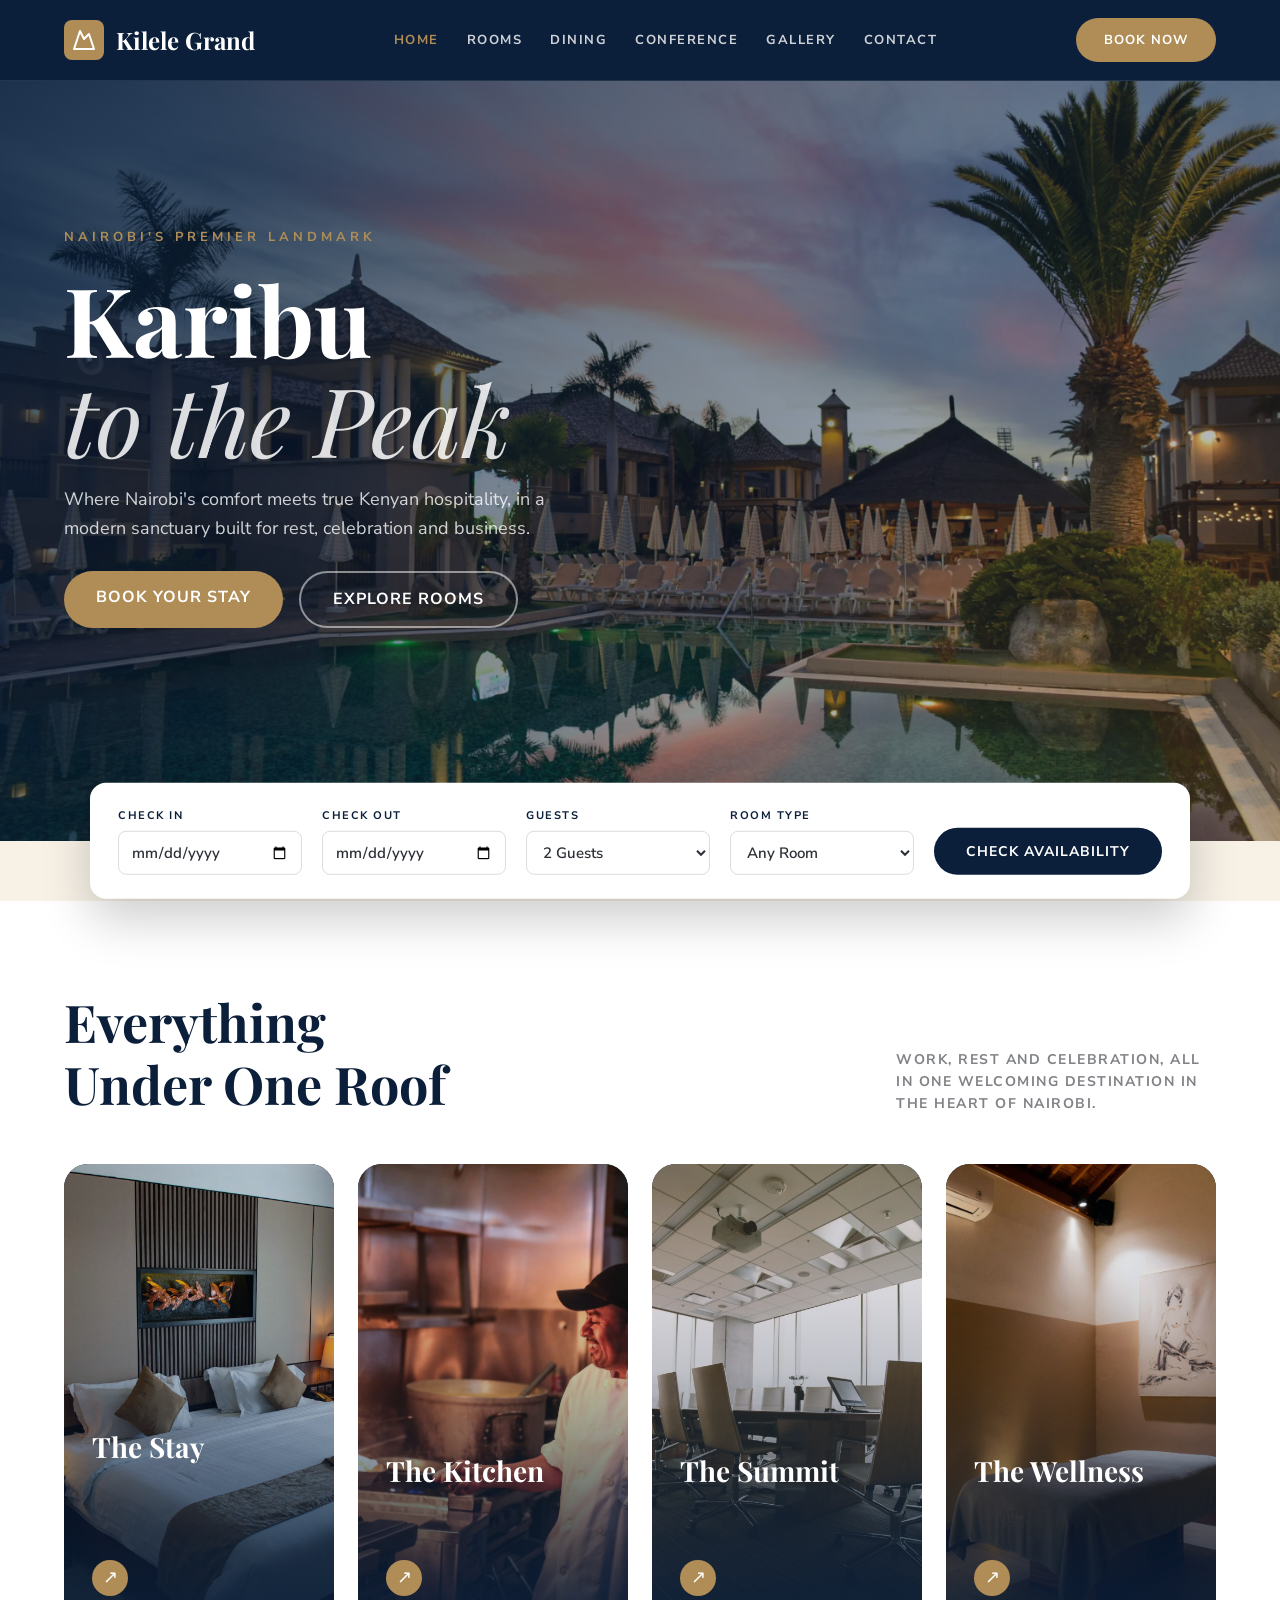
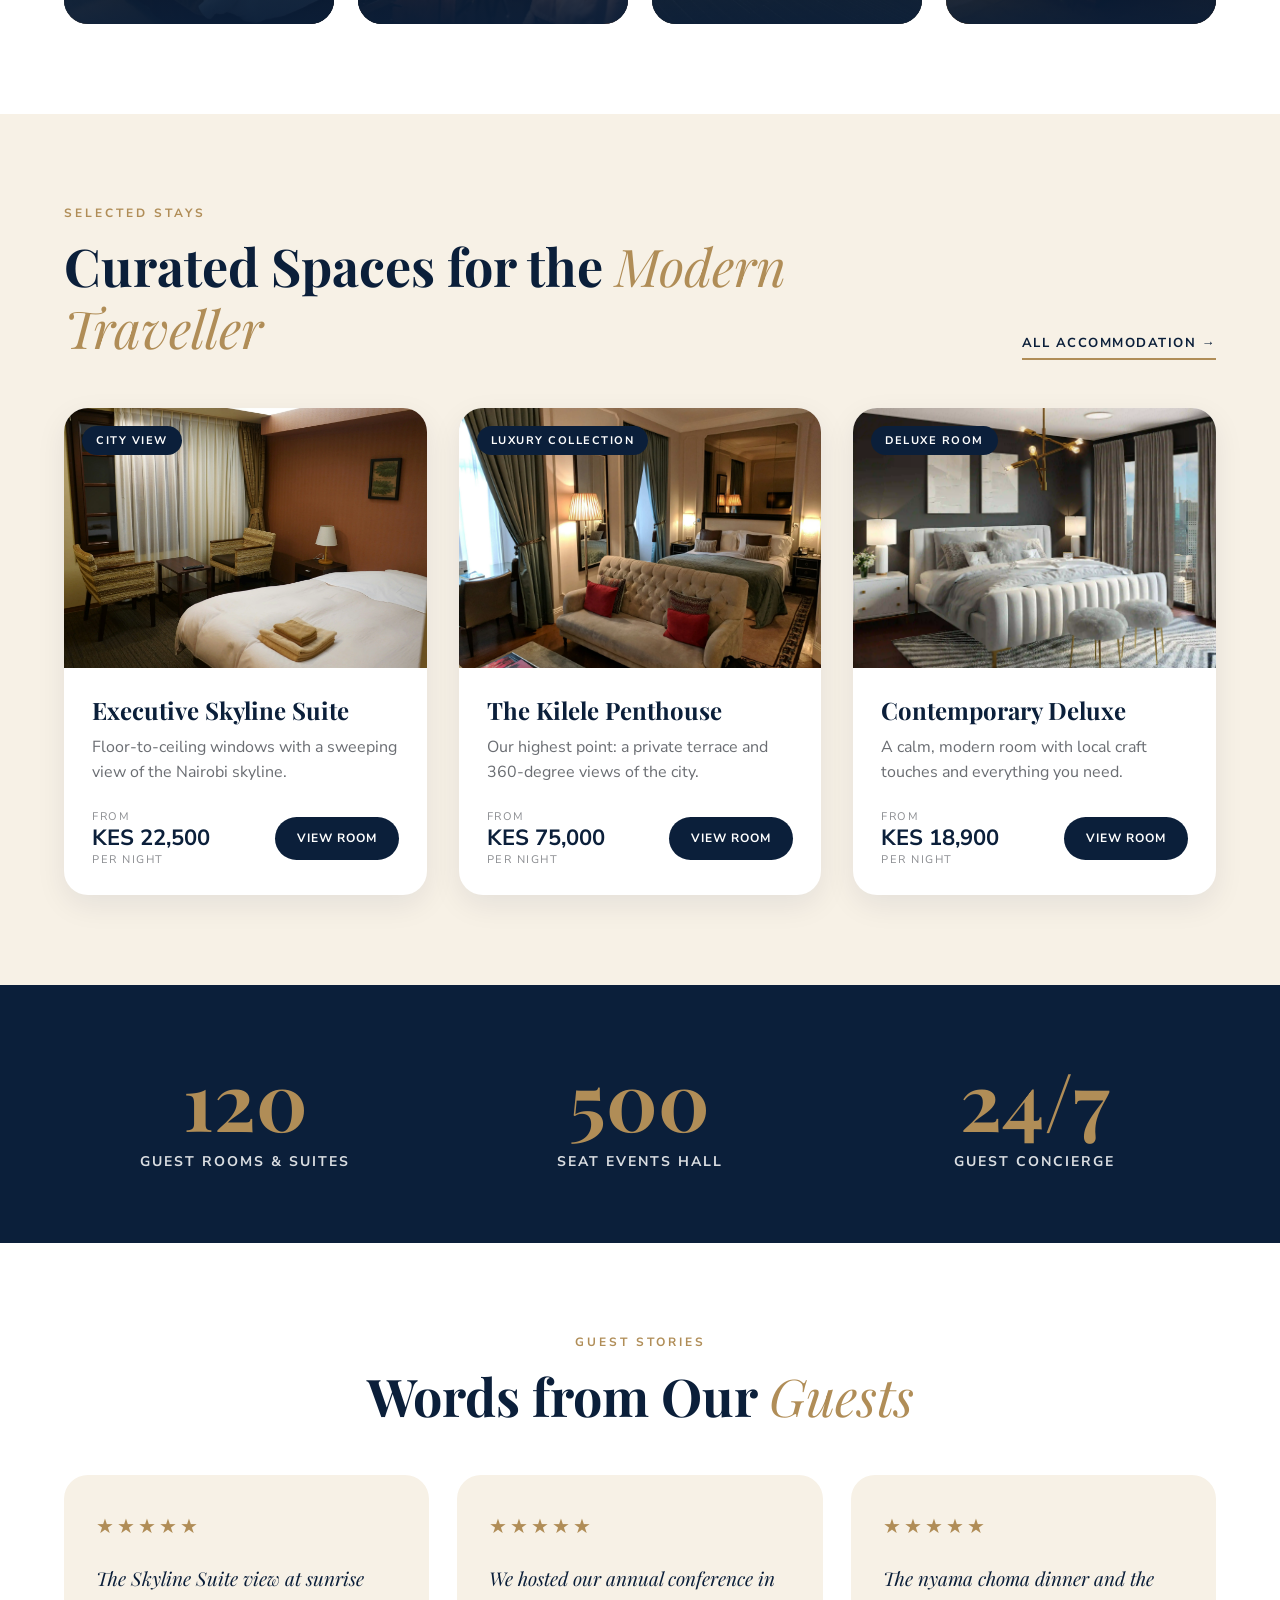
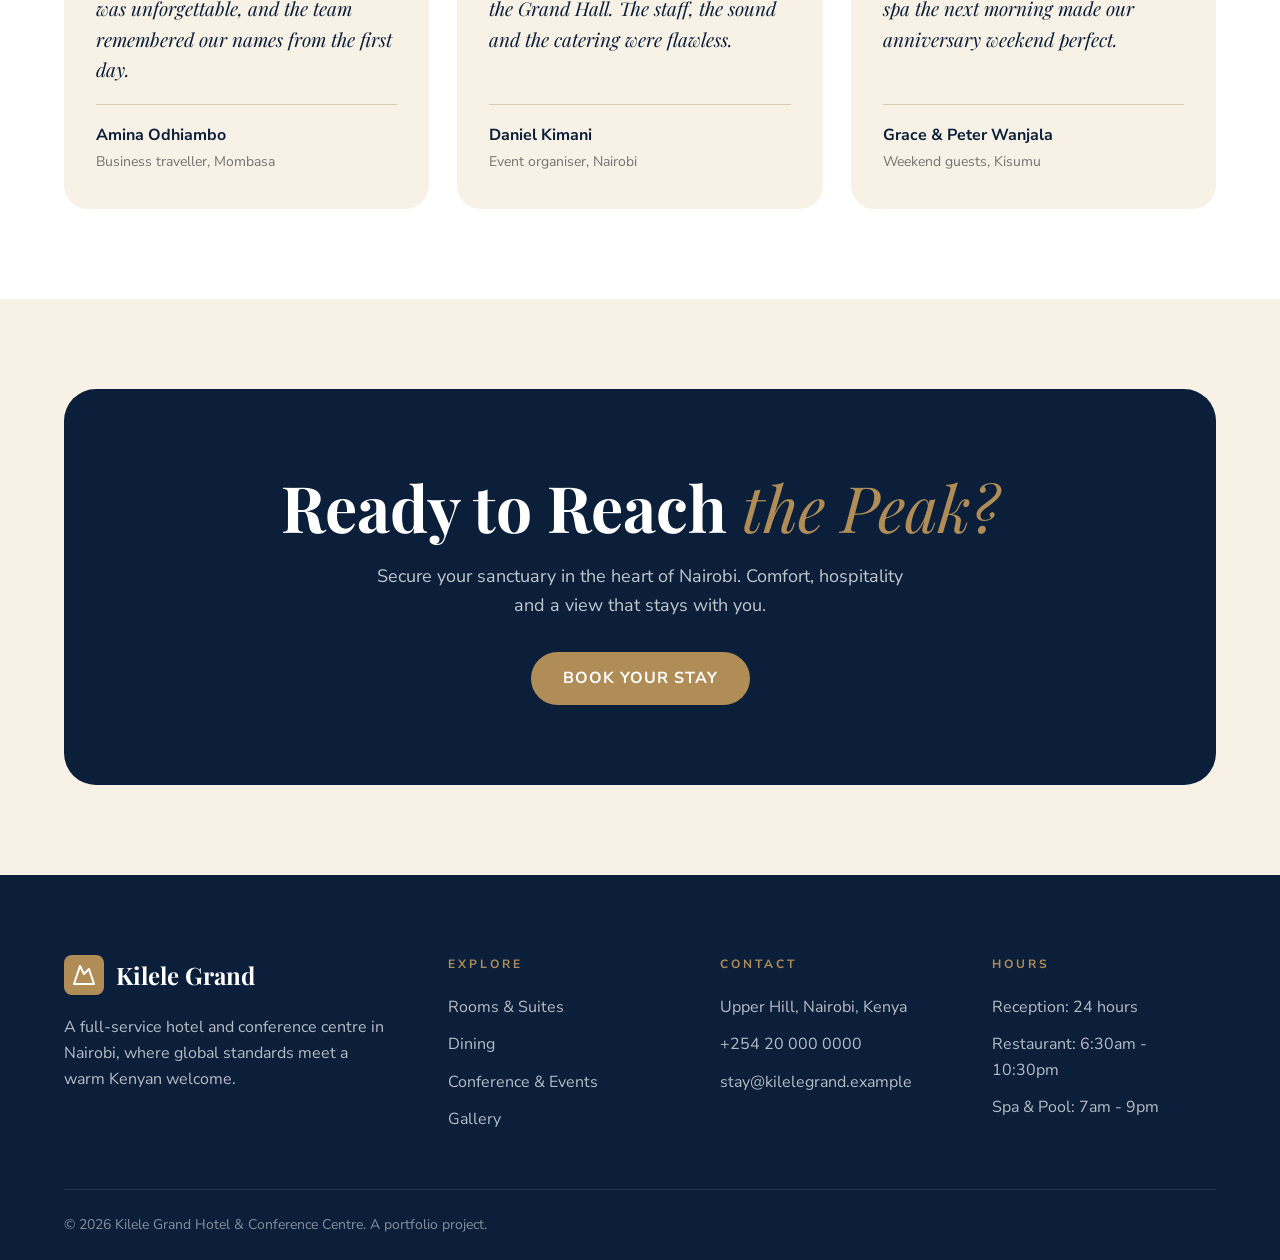
<file: index.html>
<!DOCTYPE html>
<html lang="en">
<head>
  <meta charset="UTF-8">
  <meta name="viewport" content="width=device-width, initial-scale=1.0">
  <title>Kilele Grand Hotel &amp; Conference Centre | Nairobi</title>
  <meta name="description" content="Kilele Grand is a full-service hotel in Nairobi with rooms, dining, conference facilities and a spa.">

  <!-- Google Fonts -->
  <link rel="preconnect" href="https://fonts.googleapis.com">
  <link rel="preconnect" href="https://fonts.gstatic.com" crossorigin>
  <link href="https://fonts.googleapis.com/css2?family=Playfair+Display:ital,wght@0,400;0,700;1,400&family=Nunito+Sans:wght@400;600;700&display=swap" rel="stylesheet">

  <!-- Our styles -->
  <link rel="icon" type="image/svg+xml" href="images/favicon.svg"> 
  <link rel="stylesheet" href="css/style.css">
</head>
<body>
    <a href="#main" class="skip-link">Skip to main content</a>

    <!-- ===== HEADER / NAVIGATION ===== -->
  <header class="site-header">
    <nav class="navbar container">

      <a href="index.html" class="logo">
        <span class="logo-icon">
          <svg viewBox="0 0 24 24" fill="none" stroke="currentColor" stroke-width="2" stroke-linecap="round" stroke-linejoin="round">
            <path d="m8 3 4 8 5-5 5 15H2L8 3z"/>
          </svg>
        </span>
        <span class="logo-text">Kilele Grand</span>
      </a>

      <ul class="nav-links">
        <li><a href="index.html" class="active">Home</a></li>
        <li><a href="rooms.html">Rooms</a></li>
        <li><a href="dining.html">Dining</a></li>
        <li><a href="conference.html">Conference</a></li>
        <li><a href="gallery.html">Gallery</a></li>
        <li><a href="contact.html">Contact</a></li>
      </ul>

      <a href="contact.html" class="btn">Book Now</a>
            <button class="menu-toggle" aria-label="Open menu" aria-expanded="false">
        <span></span>
        <span></span>
        <span></span>
      </button>

    </nav>
  </header>

  <main id="main"></main>

    <!-- ===== HERO ===== -->
    <section class="hero">
      <div class="hero-content container">
        <span class="hero-tag">Nairobi's Premier Landmark</span>
        <h1>Karibu <br><em>to the Peak</em></h1>
        <p>Where Nairobi's comfort meets true Kenyan hospitality, in a modern sanctuary built for rest, celebration and business.</p>
        <div class="hero-buttons">
          <a href="contact.html" class="btn">Book Your Stay</a>
          <a href="rooms.html" class="btn btn-outline">Explore Rooms</a>
        </div>
      </div>
            <!-- Booking bar -->
      <form class="booking-bar container" action="rooms.html">
        <div class="booking-field">
          <label for="checkin">Check In</label>
          <input type="date" id="checkin" name="checkin" required>
        </div>
        <div class="booking-field">
          <label for="checkout">Check Out</label>
          <input type="date" id="checkout" name="checkout" required>
        </div>
        <div class="booking-field">
          <label for="guests">Guests</label>
          <select id="guests" name="guests">
            <option>1 Guest</option>
            <option selected>2 Guests</option>
            <option>3 Guests</option>
            <option>4 Guests</option>
            <option>5+ Guests</option>
          </select>
        </div>
        <div class="booking-field">
          <label for="roomtype">Room Type</label>
          <select id="roomtype" name="roomtype">
            <option>Any Room</option>
            <option>Standard</option>
            <option>Deluxe</option>
            <option>Executive</option>
            <option>Suite</option>
          </select>
        </div>
        <button type="submit" class="btn btn-navy">Check Availability</button>
      </form>
    </section>
        <!-- ===== EVERYTHING UNDER ONE ROOF ===== -->
    <section class="section services">
      <div class="container">

        <div class="section-head">
          <h2>Everything <br>Under One Roof</h2>
          <p>Work, rest and celebration, all in one welcoming destination in the heart of Nairobi.</p>
        </div>

        <div class="services-grid">

          <a href="rooms.html" class="service-card">
            <img src="images/accommodation.webp" alt="A bright, elegant guest room at Kilele Grand" width="800" height="1000" loading="lazy">
            <div class="service-overlay"></div>
            <div class="service-text">
              <h3>The Stay</h3>
              <p>120 rooms and suites designed for calm, comfort and city views.</p>
              <span class="service-arrow" aria-hidden="true">&#8599;</span>
            </div>
          </a>

          <a href="dining.html" class="service-card">
            <img src="images/dining.webp" alt="A plated dish served in the Kilele Grand restaurant" width="800" height="1000" loading="lazy">
            <div class="service-overlay"></div>
            <div class="service-text">
              <h3>The Kitchen</h3>
              <p>Global flavours with a proud Kenyan heartbeat.</p>
              <span class="service-arrow" aria-hidden="true">&#8599;</span>
            </div>
          </a>

          <a href="conference.html" class="service-card">
            <img src="images/conference.webp" alt="A conference hall set up for a large business event" width="800" height="1000" loading="lazy">
            <div class="service-overlay"></div>
            <div class="service-text">
              <h3>The Summit</h3>
              <p>Conference and event spaces for up to 500 guests.</p>
              <span class="service-arrow" aria-hidden="true">&#8599;</span>
            </div>
          </a>

          <a href="contact.html" class="service-card">
            <img src="images/spa.webp" alt="A peaceful spa treatment room with candles and towels" width="800" height="1000" loading="lazy">
            <div class="service-overlay"></div>
            <div class="service-text">
              <h3>The Wellness</h3>
              <p>Escape the city buzz with our spa and pool.</p>
              <span class="service-arrow" aria-hidden="true">&#8599;</span>
            </div>
          </a>

        </div>
      </div>
    </section>
        <!-- ===== FEATURED ROOMS ===== -->
    <section class="section rooms-preview">
      <div class="container">

        <div class="section-head">
          <div>
            <span class="eyebrow">Selected Stays</span>
            <h2>Curated Spaces for the <em>Modern Traveller</em></h2>
          </div>
          <a href="rooms.html" class="section-link">All Accommodation &#8594;</a>
        </div>

        <div class="rooms-grid">

          <article class="room-card">
            <div class="room-image">
              <img src="images/room-executive.webp" alt="Executive Skyline Suite with a king bed and city views" width="800" height="600" loading="lazy">
              <span class="room-badge">City View</span>
            </div>
            <div class="room-body">
              <h3>Executive Skyline Suite</h3>
              <p>Floor-to-ceiling windows with a sweeping view of the Nairobi skyline.</p>
              <div class="room-footer">
                <div class="room-price">
                  <span class="price-label">From</span>
                  <span class="price-amount">KES 22,500</span>
                  <span class="price-label">per night</span>
                </div>
                <a href="rooms.html" class="btn btn-navy">View Room</a>
              </div>
            </div>
          </article>

          <article class="room-card">
            <div class="room-image">
              <img src="images/room-penthouse.webp" alt="The Kilele Penthouse living area with a private terrace" width="800" height="600" loading="lazy">
              <span class="room-badge">Luxury Collection</span>
            </div>
            <div class="room-body">
              <h3>The Kilele Penthouse</h3>
              <p>Our highest point: a private terrace and 360-degree views of the city.</p>
              <div class="room-footer">
                <div class="room-price">
                  <span class="price-label">From</span>
                  <span class="price-amount">KES 75,000</span>
                  <span class="price-label">per night</span>
                </div>
                <a href="rooms.html" class="btn btn-navy">View Room</a>
              </div>
            </div>
          </article>

          <article class="room-card">
            <div class="room-image">
              <img src="images/room-deluxe.webp" alt="Deluxe Room with warm lighting and a comfortable bed" width="800" height="600" loading="lazy">
              <span class="room-badge">Deluxe Room</span>
            </div>
            <div class="room-body">
              <h3>Contemporary Deluxe</h3>
              <p>A calm, modern room with local craft touches and everything you need.</p>
              <div class="room-footer">
                <div class="room-price">
                  <span class="price-label">From</span>
                  <span class="price-amount">KES 18,900</span>
                  <span class="price-label">per night</span>
                </div>
                <a href="rooms.html" class="btn btn-navy">View Room</a>
              </div>
            </div>
          </article>

        </div>
      </div>
    </section>

      <!-- ===== STATS STRIP ===== -->
    <section class="stats" aria-label="Kilele Grand at a glance">
      <div class="container stats-grid">

        <div class="stat">
          <span class="stat-number">120</span>
          <span class="stat-label">Guest Rooms &amp; Suites</span>
        </div>

        <div class="stat">
          <span class="stat-number">500</span>
          <span class="stat-label">Seat Events Hall</span>
        </div>

        <div class="stat">
          <span class="stat-number">24/7</span>
          <span class="stat-label">Guest Concierge</span>
        </div>

      </div>
    </section>

    <!-- ===== TESTIMONIALS ===== -->
    <section class="section testimonials">
      <div class="container">

        <div class="section-head section-head-center">
          <div>
            <span class="eyebrow">Guest Stories</span>
            <h2>Words from Our <em>Guests</em></h2>
          </div>
        </div>

        <div class="testimonials-grid">

          <figure class="testimonial">
            <div class="stars" role="img" aria-label="5 out of 5 stars">&#9733;&#9733;&#9733;&#9733;&#9733;</div>
            <blockquote>
              <p>The Skyline Suite view at sunrise was unforgettable, and the team remembered our names from the first day.</p>
            </blockquote>
            <figcaption>
              <strong>Amina Odhiambo</strong>
              <span>Business traveller, Mombasa</span>
            </figcaption>
          </figure>

          <figure class="testimonial">
            <div class="stars" role="img" aria-label="5 out of 5 stars">&#9733;&#9733;&#9733;&#9733;&#9733;</div>
            <blockquote>
              <p>We hosted our annual conference in the Grand Hall. The staff, the sound and the catering were flawless.</p>
            </blockquote>
            <figcaption>
              <strong>Daniel Kimani</strong>
              <span>Event organiser, Nairobi</span>
            </figcaption>
          </figure>

          <figure class="testimonial">
            <div class="stars" role="img" aria-label="5 out of 5 stars">&#9733;&#9733;&#9733;&#9733;&#9733;</div>
            <blockquote>
              <p>The nyama choma dinner and the spa the next morning made our anniversary weekend perfect.</p>
            </blockquote>
            <figcaption>
              <strong>Grace &amp; Peter Wanjala</strong>
              <span>Weekend guests, Kisumu</span>
            </figcaption>
          </figure>

        </div>
      </div>
    </section>
      <!-- ===== CALL TO ACTION ===== -->
    <section class="section cta">
      <div class="container">
        <div class="cta-box">
          <h2>Ready to Reach <em>the Peak?</em></h2>
          <p>Secure your sanctuary in the heart of Nairobi. Comfort, hospitality and a view that stays with you.</p>
          <a href="contact.html" class="btn">Book Your Stay</a>
        </div>
      </div>
    </section>
  </main>
   
  </footer>  <!-- ===== FOOTER ===== -->
  <footer class="site-footer">
    <div class="container">

      <div class="footer-grid">

        <div class="footer-brand">
          <a href="index.html" class="logo">
            <span class="logo-icon">
              <svg viewBox="0 0 24 24" fill="none" stroke="currentColor" stroke-width="2" stroke-linecap="round" stroke-linejoin="round" aria-hidden="true">
                <path d="m8 3 4 8 5-5 5 15H2L8 3z"/>
              </svg>
            </span>
            <span class="logo-text">Kilele Grand</span>
          </a>
          <p>A full-service hotel and conference centre in Nairobi, where global standards meet a warm Kenyan welcome.</p>
        </div>

        <div>
          <h4>Explore</h4>
          <ul>
            <li><a href="rooms.html">Rooms &amp; Suites</a></li>
            <li><a href="dining.html">Dining</a></li>
            <li><a href="conference.html">Conference &amp; Events</a></li>
            <li><a href="gallery.html">Gallery</a></li>
          </ul>
        </div>

        <div>
          <h4>Contact</h4>
          <ul>
            <li>Upper Hill, Nairobi, Kenya</li>
            <li><a href="tel:+254200000000">+254 20 000 0000</a></li>
            <li><a href="mailto:stay@kilelegrand.example">stay@kilelegrand.example</a></li>
          </ul>
        </div>

        <div>
          <h4>Hours</h4>
          <ul>
            <li>Reception: 24 hours</li>
            <li>Restaurant: 6:30am - 10:30pm</li>
            <li>Spa &amp; Pool: 7am - 9pm</li>
          </ul>
        </div>

      </div>

      <div class="footer-bottom">
        <p>&copy; 2026 Kilele Grand Hotel &amp; Conference Centre. A portfolio project.</p>
      </div>

    </div>
  </footer>

  <script src="js/main.js"></script>
</body>
</html>
</file>
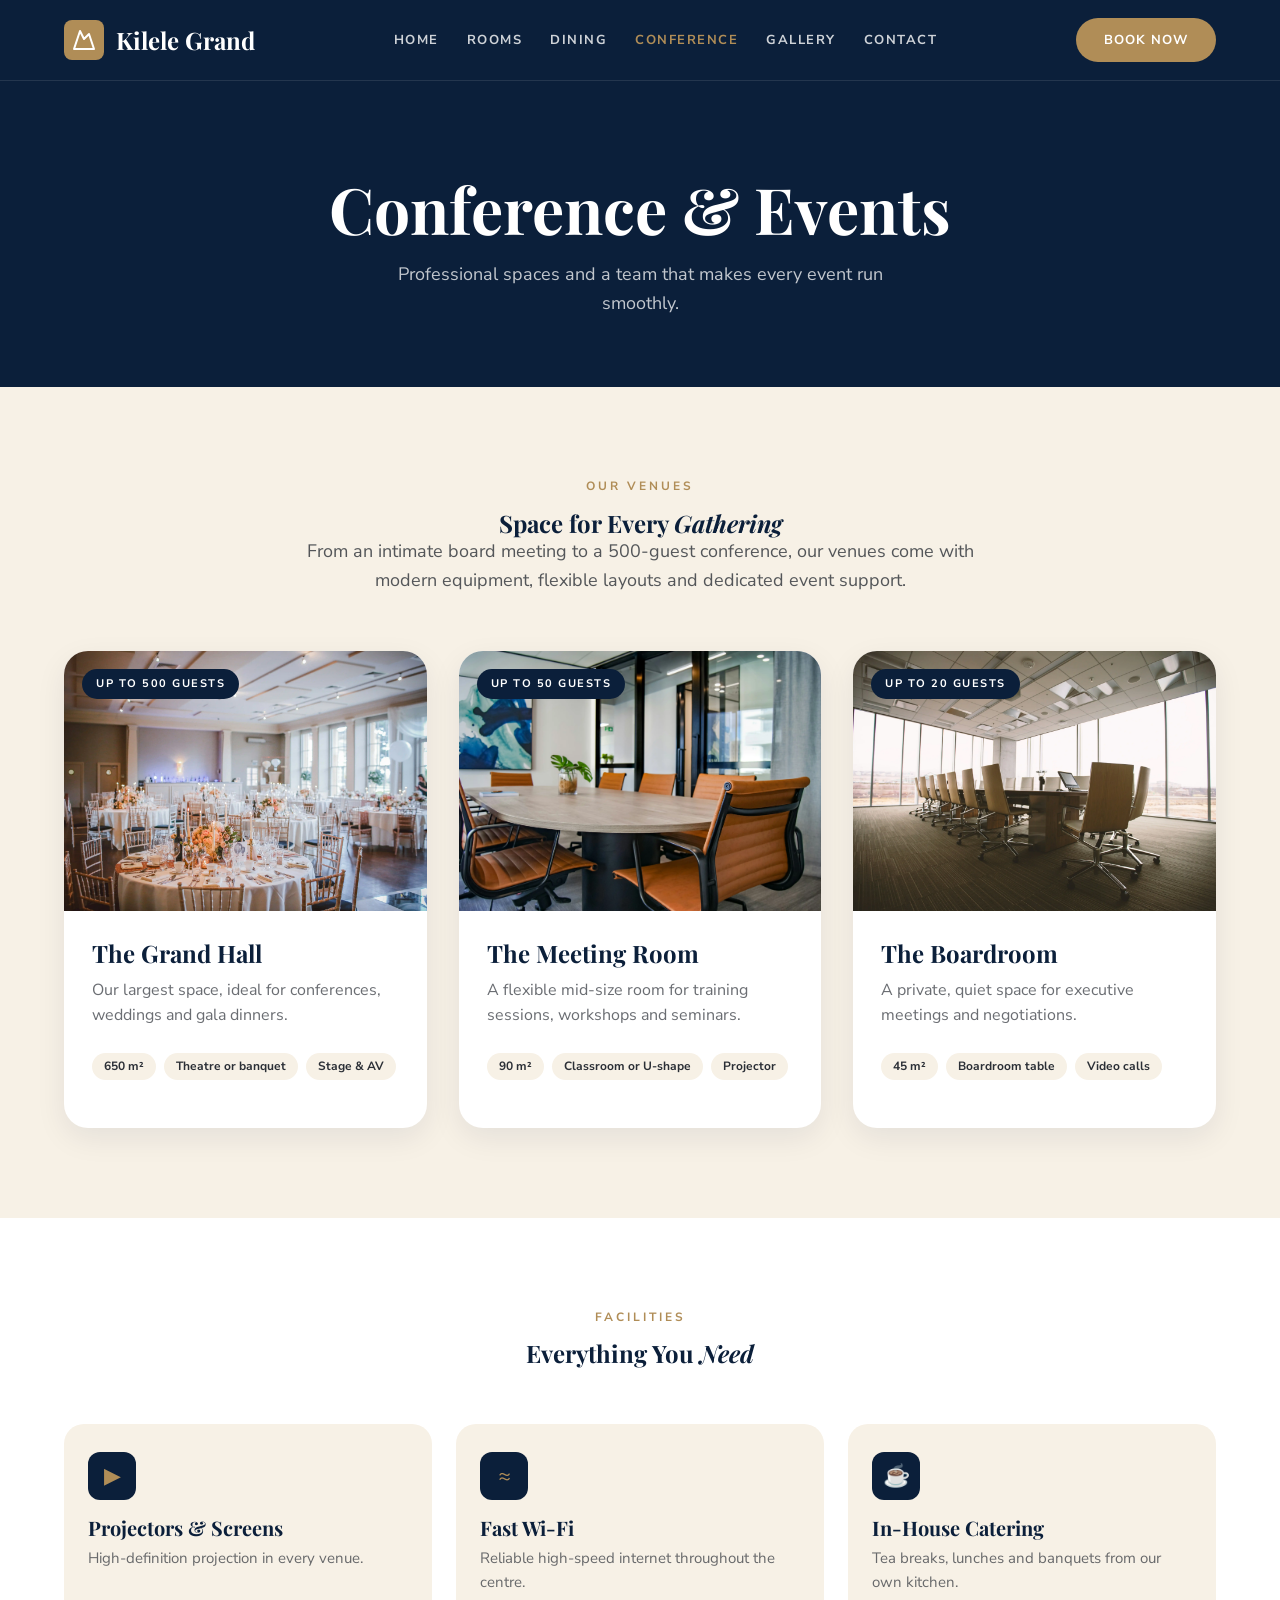
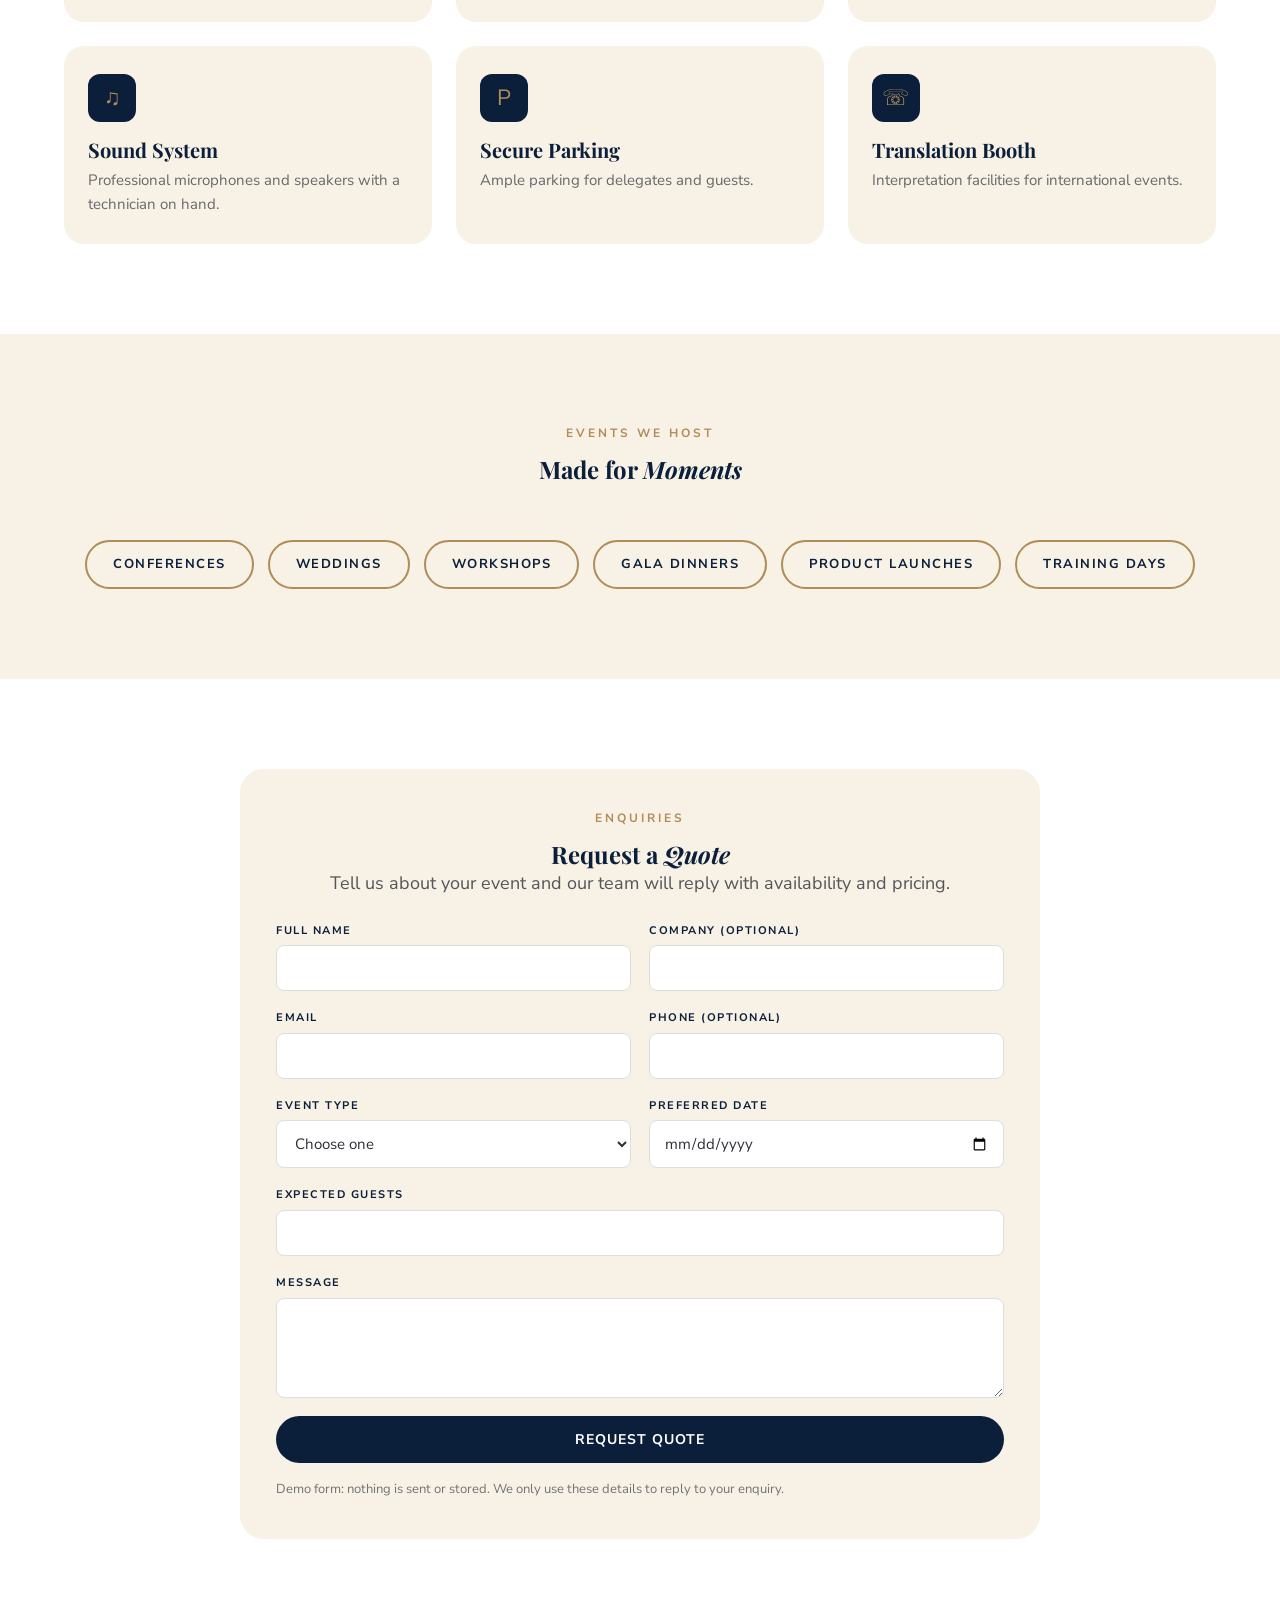
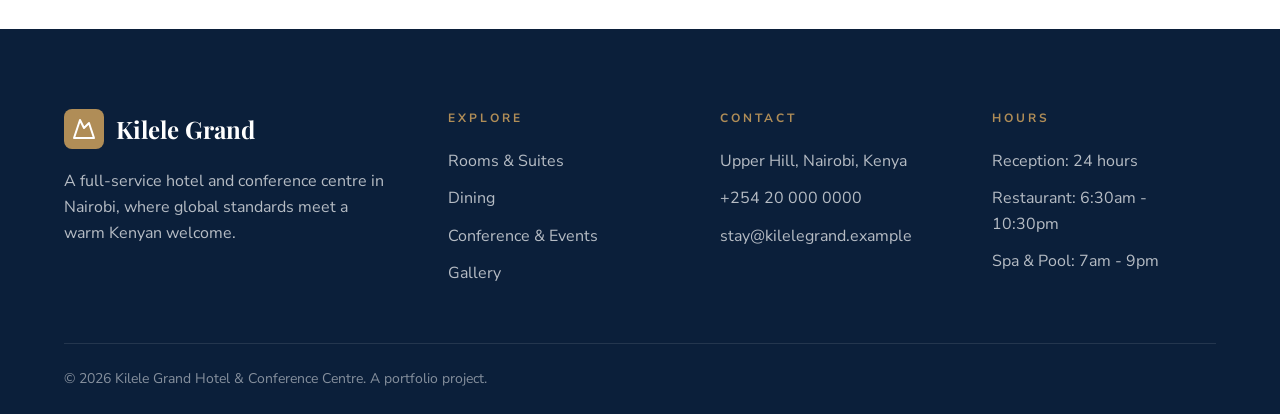
<file: conference.html>
<!DOCTYPE html>
<html lang="en">
<head>
  <meta charset="UTF-8">
  <meta name="viewport" content="width=device-width, initial-scale=1.0">
  <title>Conference &amp; Events | Kilele Grand Hotel, Nairobi</title>
  <meta name="description" content="Conference halls, meeting rooms and a boardroom at Kilele Grand Hotel in Nairobi. Host conferences, weddings, workshops and gala dinners. Request a quote online.">

  <link rel="preconnect" href="https://fonts.googleapis.com">
  <link rel="preconnect" href="https://fonts.gstatic.com" crossorigin>
  <link href="https://fonts.googleapis.com/css2?family=Playfair+Display:ital,wght@0,400;0,700;1,400&family=Nunito+Sans:wght@400;600;700&display=swap" rel="stylesheet">

  <link rel="icon" type="image/svg+xml" href="images/favicon.svg">
  <link rel="stylesheet" href="css/style.css">
</head>
<body>
  <a href="#main" class="skip-link">Skip to main content</a>

  <!-- ===== HEADER / NAVIGATION ===== -->
  <header class="site-header">
    <nav class="navbar container">

      <a href="index.html" class="logo">
        <span class="logo-icon">
          <svg viewBox="0 0 24 24" fill="none" stroke="currentColor" stroke-width="2" stroke-linecap="round" stroke-linejoin="round" aria-hidden="true">
            <path d="m8 3 4 8 5-5 5 15H2L8 3z"/>
          </svg>
        </span>
        <span class="logo-text">Kilele Grand</span>
      </a>

      <ul class="nav-links">
        <li><a href="index.html">Home</a></li>
        <li><a href="rooms.html">Rooms</a></li>
        <li><a href="dining.html">Dining</a></li>
        <li><a href="conference.html" class="active">Conference</a></li>
        <li><a href="gallery.html">Gallery</a></li>
        <li><a href="contact.html">Contact</a></li>
      </ul>

      <a href="contact.html" class="btn">Book Now</a>
      <button class="menu-toggle" aria-label="Open menu" aria-expanded="false">
        <span></span>
        <span></span>
        <span></span>
      </button>

    </nav>
  </header>

  <main id="main">

    <section class="page-banner">
      <div class="container">
        <h1>Conference &amp; Events</h1>
        <p>Professional spaces and a team that makes every event run smoothly.</p>
      </div>
    </section>

    <!-- ===== INTRO + VENUES ===== -->
    <section class="section">
      <div class="container">

        <div class="intro-text">
          <span class="eyebrow">Our Venues</span>
          <h2>Space for Every <em>Gathering</em></h2>
          <p>From an intimate board meeting to a 500-guest conference, our venues come with modern equipment, flexible layouts and dedicated event support.</p>
        </div>

        <div class="rooms-grid">

          <article class="room-card">
            <div class="room-image">
              <img src="images/hall.webp" alt="The Grand Hall set up for a large conference" width="800" height="600" loading="lazy">
              <span class="room-badge">Up to 500 guests</span>
            </div>
            <div class="room-body">
              <h3>The Grand Hall</h3>
              <p>Our largest space, ideal for conferences, weddings and gala dinners.</p>
              <div class="room-meta">
                <span>650 m&sup2;</span><span>Theatre or banquet</span><span>Stage &amp; AV</span>
              </div>
            </div>
          </article>

          <article class="room-card">
            <div class="room-image">
              <img src="images/meeting-room.webp" alt="A meeting room set up for a workshop" width="800" height="600" loading="lazy">
              <span class="room-badge">Up to 50 guests</span>
            </div>
            <div class="room-body">
              <h3>The Meeting Room</h3>
              <p>A flexible mid-size room for training sessions, workshops and seminars.</p>
              <div class="room-meta">
                <span>90 m&sup2;</span><span>Classroom or U-shape</span><span>Projector</span>
              </div>
            </div>
          </article>

          <article class="room-card">
            <div class="room-image">
              <img src="images/boardroom.webp" alt="A boardroom with a long table and chairs" width="800" height="600" loading="lazy">
              <span class="room-badge">Up to 20 guests</span>
            </div>
            <div class="room-body">
              <h3>The Boardroom</h3>
              <p>A private, quiet space for executive meetings and negotiations.</p>
              <div class="room-meta">
                <span>45 m&sup2;</span><span>Boardroom table</span><span>Video calls</span>
              </div>
            </div>
          </article>

        </div>
      </div>
    </section>

    <!-- ===== FACILITIES ===== -->
    <section class="section" style="background-color: var(--white);">
      <div class="container">

        <div class="intro-text">
          <span class="eyebrow">Facilities</span>
          <h2>Everything You <em>Need</em></h2>
        </div>

        <div class="facilities-grid">

          <div class="facility">
            <div class="facility-icon" aria-hidden="true">&#9654;</div>
            <h3>Projectors &amp; Screens</h3>
            <p>High-definition projection in every venue.</p>
          </div>

          <div class="facility">
            <div class="facility-icon" aria-hidden="true">&#8776;</div>
            <h3>Fast Wi-Fi</h3>
            <p>Reliable high-speed internet throughout the centre.</p>
          </div>

          <div class="facility">
            <div class="facility-icon" aria-hidden="true">&#9749;</div>
            <h3>In-House Catering</h3>
            <p>Tea breaks, lunches and banquets from our own kitchen.</p>
          </div>

          <div class="facility">
            <div class="facility-icon" aria-hidden="true">&#9835;</div>
            <h3>Sound System</h3>
            <p>Professional microphones and speakers with a technician on hand.</p>
          </div>

          <div class="facility">
            <div class="facility-icon" aria-hidden="true">P</div>
            <h3>Secure Parking</h3>
            <p>Ample parking for delegates and guests.</p>
          </div>

          <div class="facility">
            <div class="facility-icon" aria-hidden="true">&#9743;</div>
            <h3>Translation Booth</h3>
            <p>Interpretation facilities for international events.</p>
          </div>

        </div>
      </div>
    </section>

    <!-- ===== EVENT TYPES ===== -->
    <section class="section">
      <div class="container">

        <div class="intro-text">
          <span class="eyebrow">Events We Host</span>
          <h2>Made for <em>Moments</em></h2>
        </div>

        <ul class="event-types">
          <li>Conferences</li>
          <li>Weddings</li>
          <li>Workshops</li>
          <li>Gala Dinners</li>
          <li>Product Launches</li>
          <li>Training Days</li>
        </ul>

      </div>
    </section>

    <!-- ===== QUOTE FORM ===== -->
    <section class="section" style="background-color: var(--white);">
      <div class="container">

        <div class="quote-card">
          <div class="intro-text" style="margin-bottom: 0;">
            <span class="eyebrow">Enquiries</span>
            <h2>Request a <em>Quote</em></h2>
            <p>Tell us about your event and our team will reply with availability and pricing.</p>
          </div>

          <form id="quote-form" method="post" novalidate>
            <div class="form-grid">

              <div class="form-field">
                <label for="q-name">Full name</label>
                <input type="text" id="q-name" name="name" required maxlength="80" autocomplete="name">
              </div>

              <div class="form-field">
                <label for="q-company">Company (optional)</label>
                <input type="text" id="q-company" name="company" maxlength="100" autocomplete="organization">
              </div>

              <div class="form-field">
                <label for="q-email">Email</label>
                <input type="email" id="q-email" name="email" required maxlength="120" autocomplete="email">
              </div>

              <div class="form-field">
                <label for="q-phone">Phone (optional)</label>
                <input type="tel" id="q-phone" name="phone" maxlength="20" autocomplete="tel">
              </div>

              <div class="form-field">
                <label for="q-type">Event type</label>
                <select id="q-type" name="eventType" required>
                  <option value="">Choose one</option>
                  <option>Conference</option>
                  <option>Wedding</option>
                  <option>Workshop</option>
                  <option>Gala dinner</option>
                  <option>Product launch</option>
                  <option>Other</option>
                </select>
              </div>

              <div class="form-field">
                <label for="q-date">Preferred date</label>
                <input type="date" id="q-date" name="date" required>
              </div>

              <div class="form-field full">
                <label for="q-guests">Expected guests</label>
                <input type="number" id="q-guests" name="guests" required min="1" max="500" inputmode="numeric">
              </div>

              <div class="form-field full">
                <label for="q-message">Message</label>
                <textarea id="q-message" name="message" maxlength="600"></textarea>
              </div>

              <!-- Spam trap: real visitors never see or fill this -->
              <div class="hp-field" aria-hidden="true">
                <label for="q-website">Leave this field empty</label>
                <input type="text" id="q-website" name="website" tabindex="-1" autocomplete="off">
              </div>

              <div class="form-field full">
                <button type="submit" class="btn btn-navy">Request Quote</button>
              </div>

            </div>

            <p class="form-message" role="status" aria-live="polite"></p>
            <p class="form-note">Demo form: nothing is sent or stored. We only use these details to reply to your enquiry.</p>
          </form>
        </div>

      </div>
    </section>

  </main>

  <!-- ===== FOOTER ===== -->
  <footer class="site-footer">
    <div class="container">

      <div class="footer-grid">

        <div class="footer-brand">
          <a href="index.html" class="logo">
            <span class="logo-icon">
              <svg viewBox="0 0 24 24" fill="none" stroke="currentColor" stroke-width="2" stroke-linecap="round" stroke-linejoin="round" aria-hidden="true">
                <path d="m8 3 4 8 5-5 5 15H2L8 3z"/>
              </svg>
            </span>
            <span class="logo-text">Kilele Grand</span>
          </a>
          <p>A full-service hotel and conference centre in Nairobi, where global standards meet a warm Kenyan welcome.</p>
        </div>

        <div>
          <h4>Explore</h4>
          <ul>
            <li><a href="rooms.html">Rooms &amp; Suites</a></li>
            <li><a href="dining.html">Dining</a></li>
            <li><a href="conference.html">Conference &amp; Events</a></li>
            <li><a href="gallery.html">Gallery</a></li>
          </ul>
        </div>

        <div>
          <h4>Contact</h4>
          <ul>
            <li>Upper Hill, Nairobi, Kenya</li>
            <li><a href="tel:+254200000000">+254 20 000 0000</a></li>
            <li><a href="mailto:stay@kilelegrand.example">stay@kilelegrand.example</a></li>
          </ul>
        </div>

        <div>
          <h4>Hours</h4>
          <ul>
            <li>Reception: 24 hours</li>
            <li>Restaurant: 6:30am - 10:30pm</li>
            <li>Spa &amp; Pool: 7am - 9pm</li>
          </ul>
        </div>

      </div>

      <div class="footer-bottom">
        <p>&copy; 2026 Kilele Grand Hotel &amp; Conference Centre. A portfolio project.</p>
      </div>

    </div>
  </footer>

  <script src="js/main.js"></script>
</body>
</html>
</file>
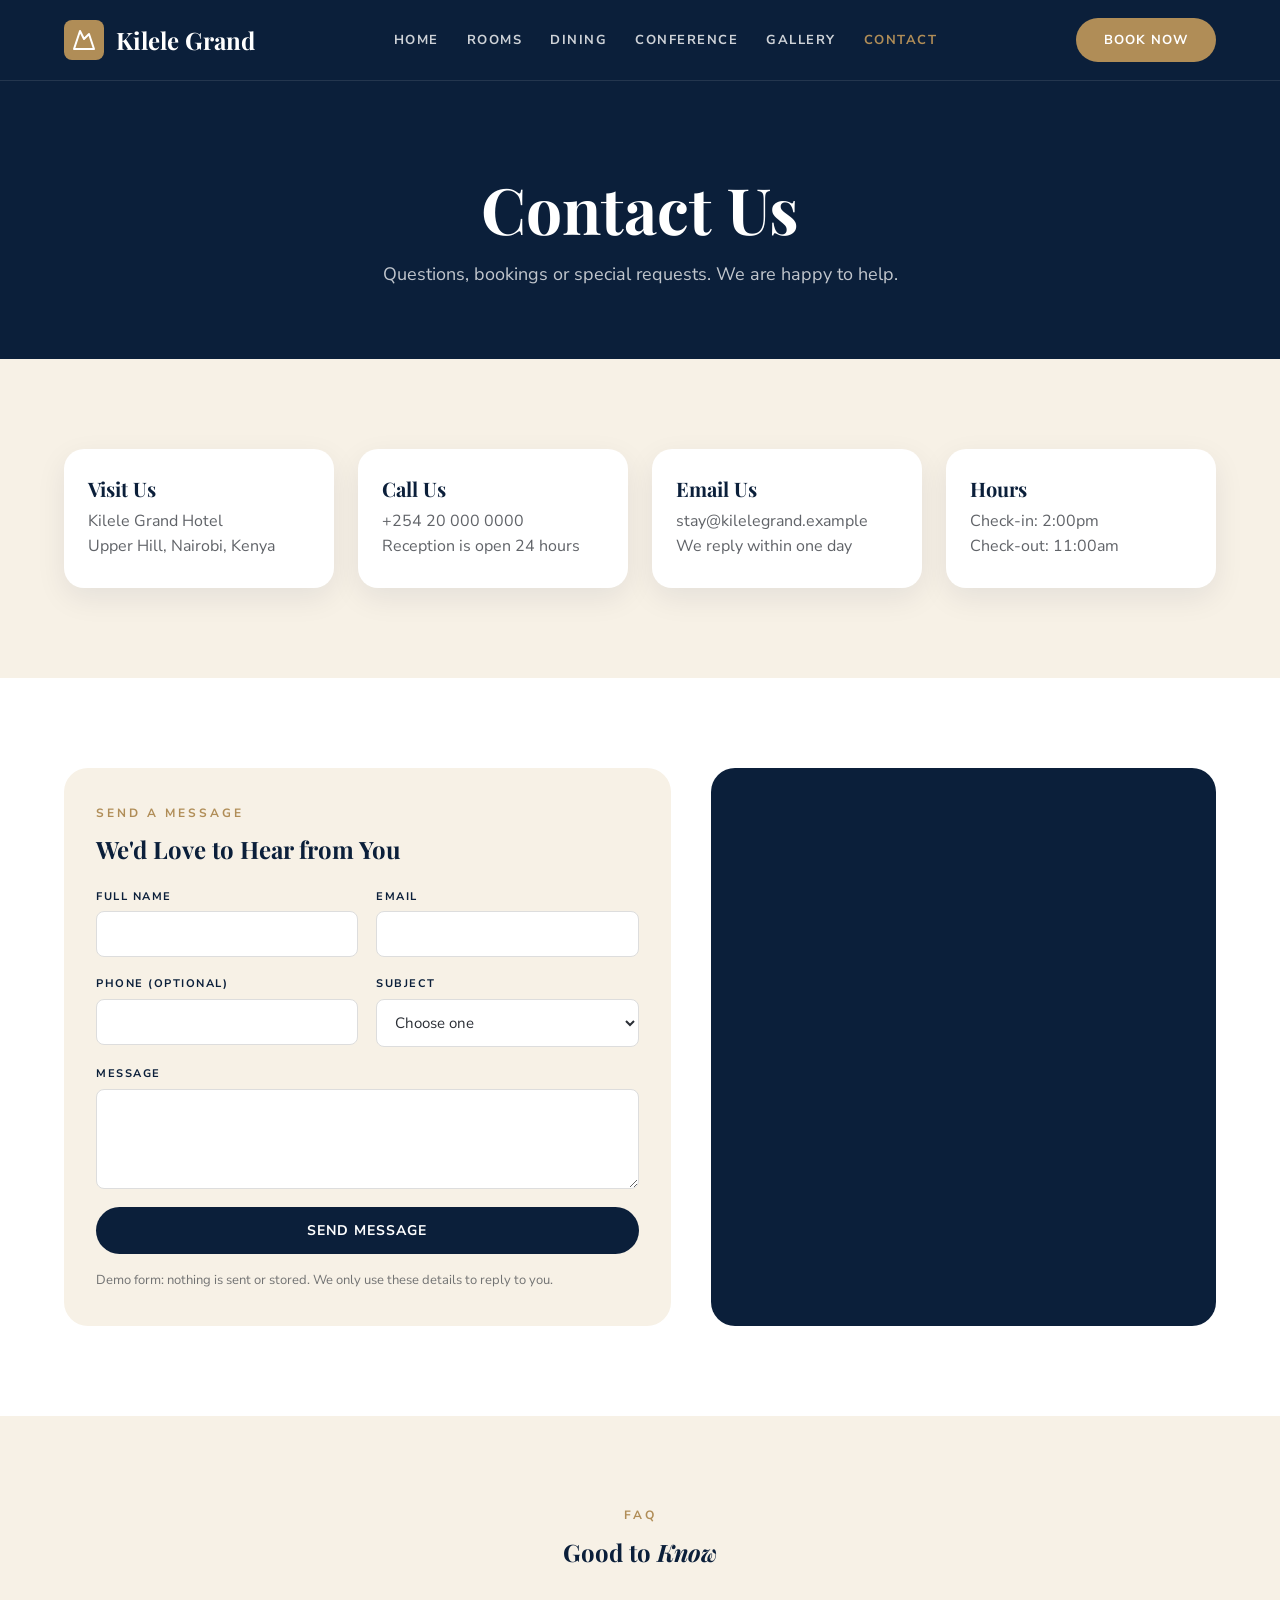
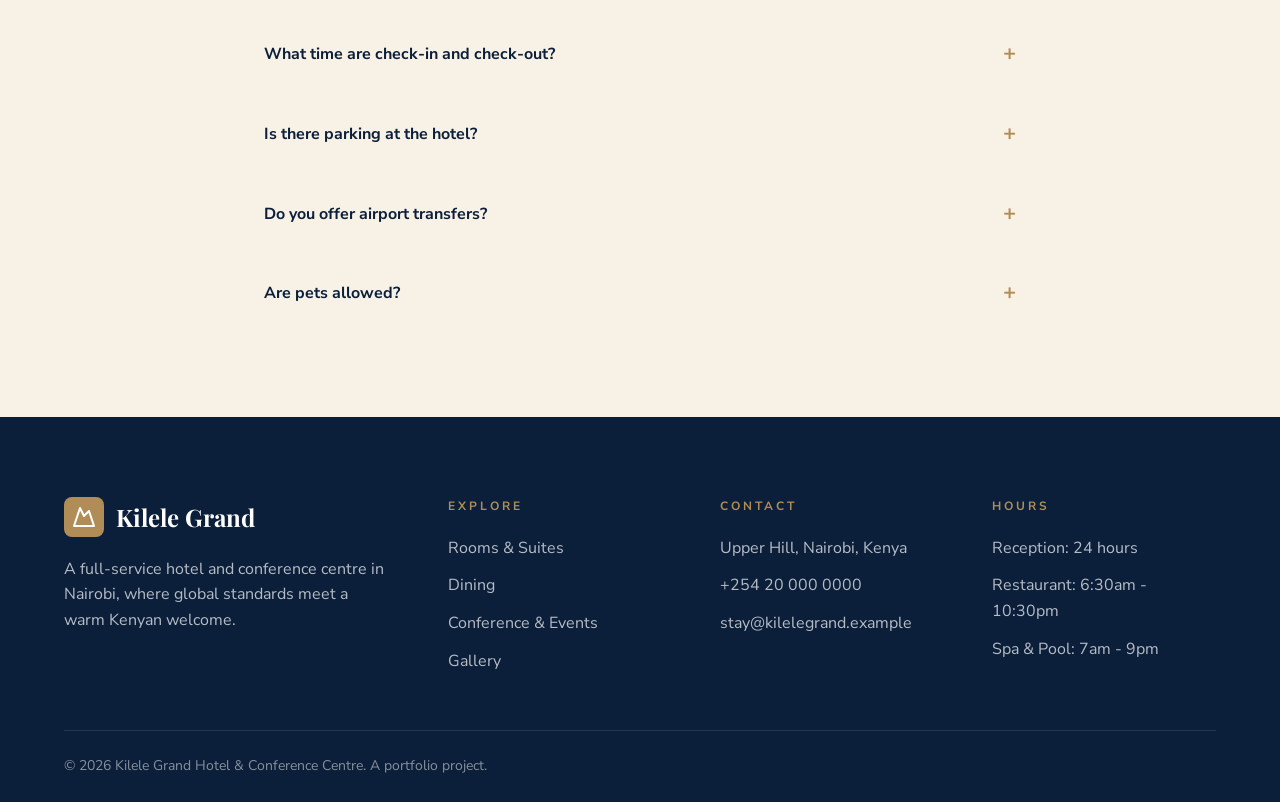
<file: contact.html>
<!DOCTYPE html>
<html lang="en">
<head>
  <meta charset="UTF-8">
  <meta name="viewport" content="width=device-width, initial-scale=1.0">
  <title>Contact | Kilele Grand Hotel, Nairobi</title>
  <meta name="description" content="Contact Kilele Grand Hotel in Upper Hill, Nairobi. Call, email or send us a message to book a room, a table or an event.">

  <link rel="preconnect" href="https://fonts.googleapis.com">
  <link rel="preconnect" href="https://fonts.gstatic.com" crossorigin>
  <link href="https://fonts.googleapis.com/css2?family=Playfair+Display:ital,wght@0,400;0,700;1,400&family=Nunito+Sans:wght@400;600;700&display=swap" rel="stylesheet">

  <link rel="icon" type="image/svg+xml" href="images/favicon.svg">
  <link rel="stylesheet" href="css/style.css">
</head>
<body>
  <a href="#main" class="skip-link">Skip to main content</a>

  <!-- ===== HEADER / NAVIGATION ===== -->
  <header class="site-header">
    <nav class="navbar container">

      <a href="index.html" class="logo">
        <span class="logo-icon">
          <svg viewBox="0 0 24 24" fill="none" stroke="currentColor" stroke-width="2" stroke-linecap="round" stroke-linejoin="round" aria-hidden="true">
            <path d="m8 3 4 8 5-5 5 15H2L8 3z"/>
          </svg>
        </span>
        <span class="logo-text">Kilele Grand</span>
      </a>

      <ul class="nav-links">
        <li><a href="index.html">Home</a></li>
        <li><a href="rooms.html">Rooms</a></li>
        <li><a href="dining.html">Dining</a></li>
        <li><a href="conference.html">Conference</a></li>
        <li><a href="gallery.html">Gallery</a></li>
        <li><a href="contact.html" class="active">Contact</a></li>
      </ul>

      <a href="contact.html" class="btn">Book Now</a>
      <button class="menu-toggle" aria-label="Open menu" aria-expanded="false">
        <span></span>
        <span></span>
        <span></span>
      </button>

    </nav>
  </header>

  <main id="main">

    <section class="page-banner">
      <div class="container">
        <h1>Contact Us</h1>
        <p>Questions, bookings or special requests. We are happy to help.</p>
      </div>
    </section>

    <!-- ===== CONTACT CARDS ===== -->
    <section class="section">
      <div class="container">
        <div class="contact-cards">

          <div class="contact-card">
            <h3>Visit Us</h3>
            <p>Kilele Grand Hotel<br>Upper Hill, Nairobi, Kenya</p>
          </div>

          <div class="contact-card">
            <h3>Call Us</h3>
            <p><a href="tel:+254200000000">+254 20 000 0000</a><br>Reception is open 24 hours</p>
          </div>

          <div class="contact-card">
            <h3>Email Us</h3>
            <p><a href="mailto:stay@kilelegrand.example">stay@kilelegrand.example</a><br>We reply within one day</p>
          </div>

          <div class="contact-card">
            <h3>Hours</h3>
            <p>Check-in: 2:00pm<br>Check-out: 11:00am</p>
          </div>

        </div>
      </div>
    </section>

    <!-- ===== FORM + MAP ===== -->
    <section class="section" style="background-color: var(--white);">
      <div class="container contact-layout">

        <div class="reserve-card">
          <span class="eyebrow">Send a Message</span>
          <h2>We'd Love to Hear from You</h2>

          <form id="contact-form" method="post" novalidate>
            <div class="form-grid">

              <div class="form-field">
                <label for="c-name">Full name</label>
                <input type="text" id="c-name" name="name" required maxlength="80" autocomplete="name">
              </div>

              <div class="form-field">
                <label for="c-email">Email</label>
                <input type="email" id="c-email" name="email" required maxlength="120" autocomplete="email">
              </div>

              <div class="form-field">
                <label for="c-phone">Phone (optional)</label>
                <input type="tel" id="c-phone" name="phone" maxlength="20" autocomplete="tel">
              </div>

              <div class="form-field">
                <label for="c-subject">Subject</label>
                <select id="c-subject" name="subject" required>
                  <option value="">Choose one</option>
                  <option>Room booking</option>
                  <option>Restaurant</option>
                  <option>Conference or event</option>
                  <option>General question</option>
                </select>
              </div>

              <div class="form-field full">
                <label for="c-message">Message</label>
                <textarea id="c-message" name="message" required maxlength="800"></textarea>
              </div>

              <!-- Spam trap: real visitors never see or fill this -->
              <div class="hp-field" aria-hidden="true">
                <label for="c-website">Leave this field empty</label>
                <input type="text" id="c-website" name="website" tabindex="-1" autocomplete="off">
              </div>

              <div class="form-field full">
                <button type="submit" class="btn btn-navy">Send Message</button>
              </div>

            </div>

            <p class="form-message" role="status" aria-live="polite"></p>
            <p class="form-note">Demo form: nothing is sent or stored. We only use these details to reply to you.</p>
          </form>
        </div>

        <div class="map-box">
          <iframe
            title="Map showing Upper Hill, Nairobi"
            src="https://www.openstreetmap.org/export/embed.html?bbox=36.8035%2C-1.3088%2C36.8235%2C-1.2888&amp;layer=mapnik&amp;marker=-1.2988%2C36.8135"
            loading="lazy"
            referrerpolicy="no-referrer"></iframe>
        </div>

      </div>
    </section>

    <!-- ===== FAQ ===== -->
    <section class="section">
      <div class="container">

        <div class="intro-text">
          <span class="eyebrow">FAQ</span>
          <h2>Good to <em>Know</em></h2>
        </div>

        <div class="faq-list">

          <details>
            <summary>What time are check-in and check-out?</summary>
            <p>Check-in is from 2:00pm and check-out is by 11:00am. Early check-in and late check-out can be arranged on request, subject to availability.</p>
          </details>

          <details>
            <summary>Is there parking at the hotel?</summary>
            <p>Yes. Secure parking is free for hotel and conference guests.</p>
          </details>

          <details>
            <summary>Do you offer airport transfers?</summary>
            <p>We can arrange transfers from Jomo Kenyatta International Airport and Wilson Airport. Please tell us your flight details at least 24 hours ahead.</p>
          </details>

          <details>
            <summary>Are pets allowed?</summary>
            <p>Sorry, pets are not allowed in the rooms. Service animals are always welcome.</p>
          </details>

        </div>
      </div>
    </section>

  </main>

  <!-- ===== FOOTER ===== -->
  <footer class="site-footer">
    <div class="container">

      <div class="footer-grid">

        <div class="footer-brand">
          <a href="index.html" class="logo">
            <span class="logo-icon">
              <svg viewBox="0 0 24 24" fill="none" stroke="currentColor" stroke-width="2" stroke-linecap="round" stroke-linejoin="round" aria-hidden="true">
                <path d="m8 3 4 8 5-5 5 15H2L8 3z"/>
              </svg>
            </span>
            <span class="logo-text">Kilele Grand</span>
          </a>
          <p>A full-service hotel and conference centre in Nairobi, where global standards meet a warm Kenyan welcome.</p>
        </div>

        <div>
          <h4>Explore</h4>
          <ul>
            <li><a href="rooms.html">Rooms &amp; Suites</a></li>
            <li><a href="dining.html">Dining</a></li>
            <li><a href="conference.html">Conference &amp; Events</a></li>
            <li><a href="gallery.html">Gallery</a></li>
          </ul>
        </div>

        <div>
          <h4>Contact</h4>
          <ul>
            <li>Upper Hill, Nairobi, Kenya</li>
            <li><a href="tel:+254200000000">+254 20 000 0000</a></li>
            <li><a href="mailto:stay@kilelegrand.example">stay@kilelegrand.example</a></li>
          </ul>
        </div>

        <div>
          <h4>Hours</h4>
          <ul>
            <li>Reception: 24 hours</li>
            <li>Restaurant: 6:30am - 10:30pm</li>
            <li>Spa &amp; Pool: 7am - 9pm</li>
          </ul>
        </div>

      </div>

      <div class="footer-bottom">
        <p>&copy; 2026 Kilele Grand Hotel &amp; Conference Centre. A portfolio project.</p>
      </div>

    </div>
  </footer>

  <script src="js/main.js"></script>
</body>
</html>
</file>
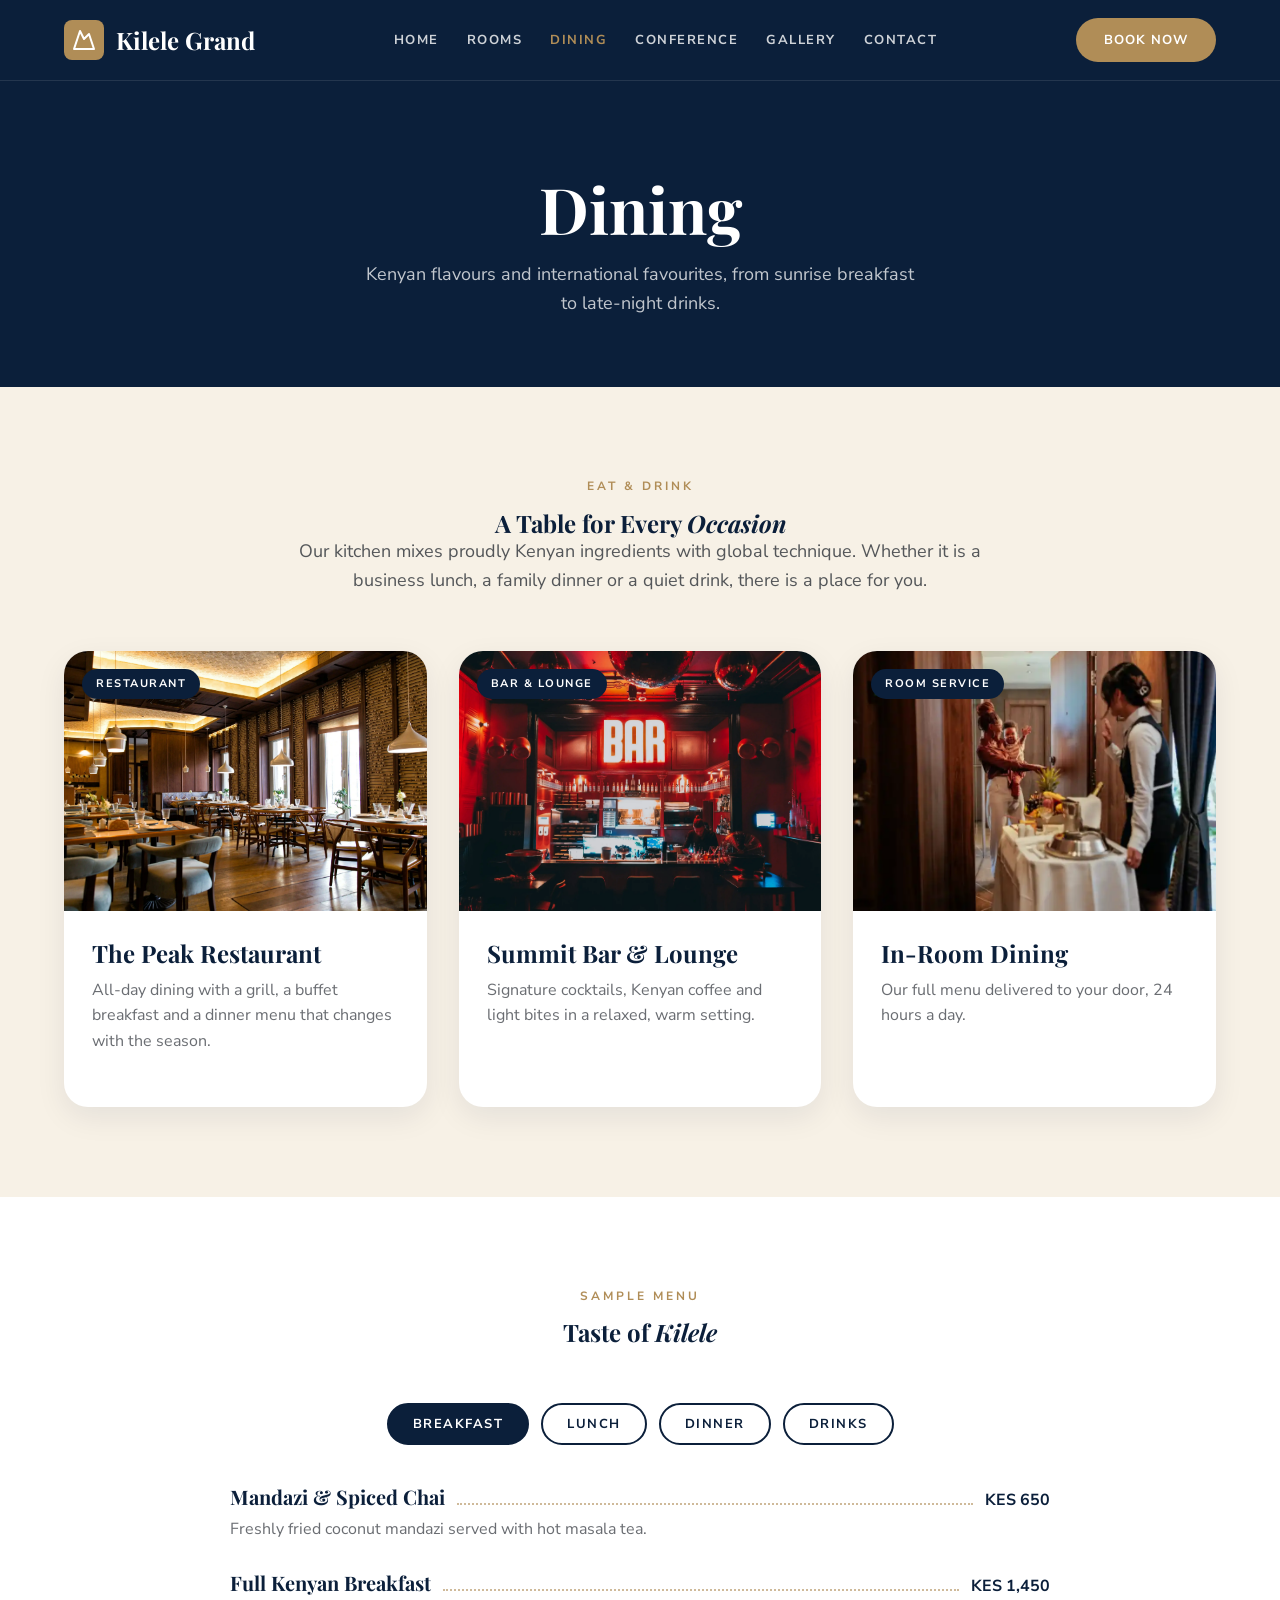
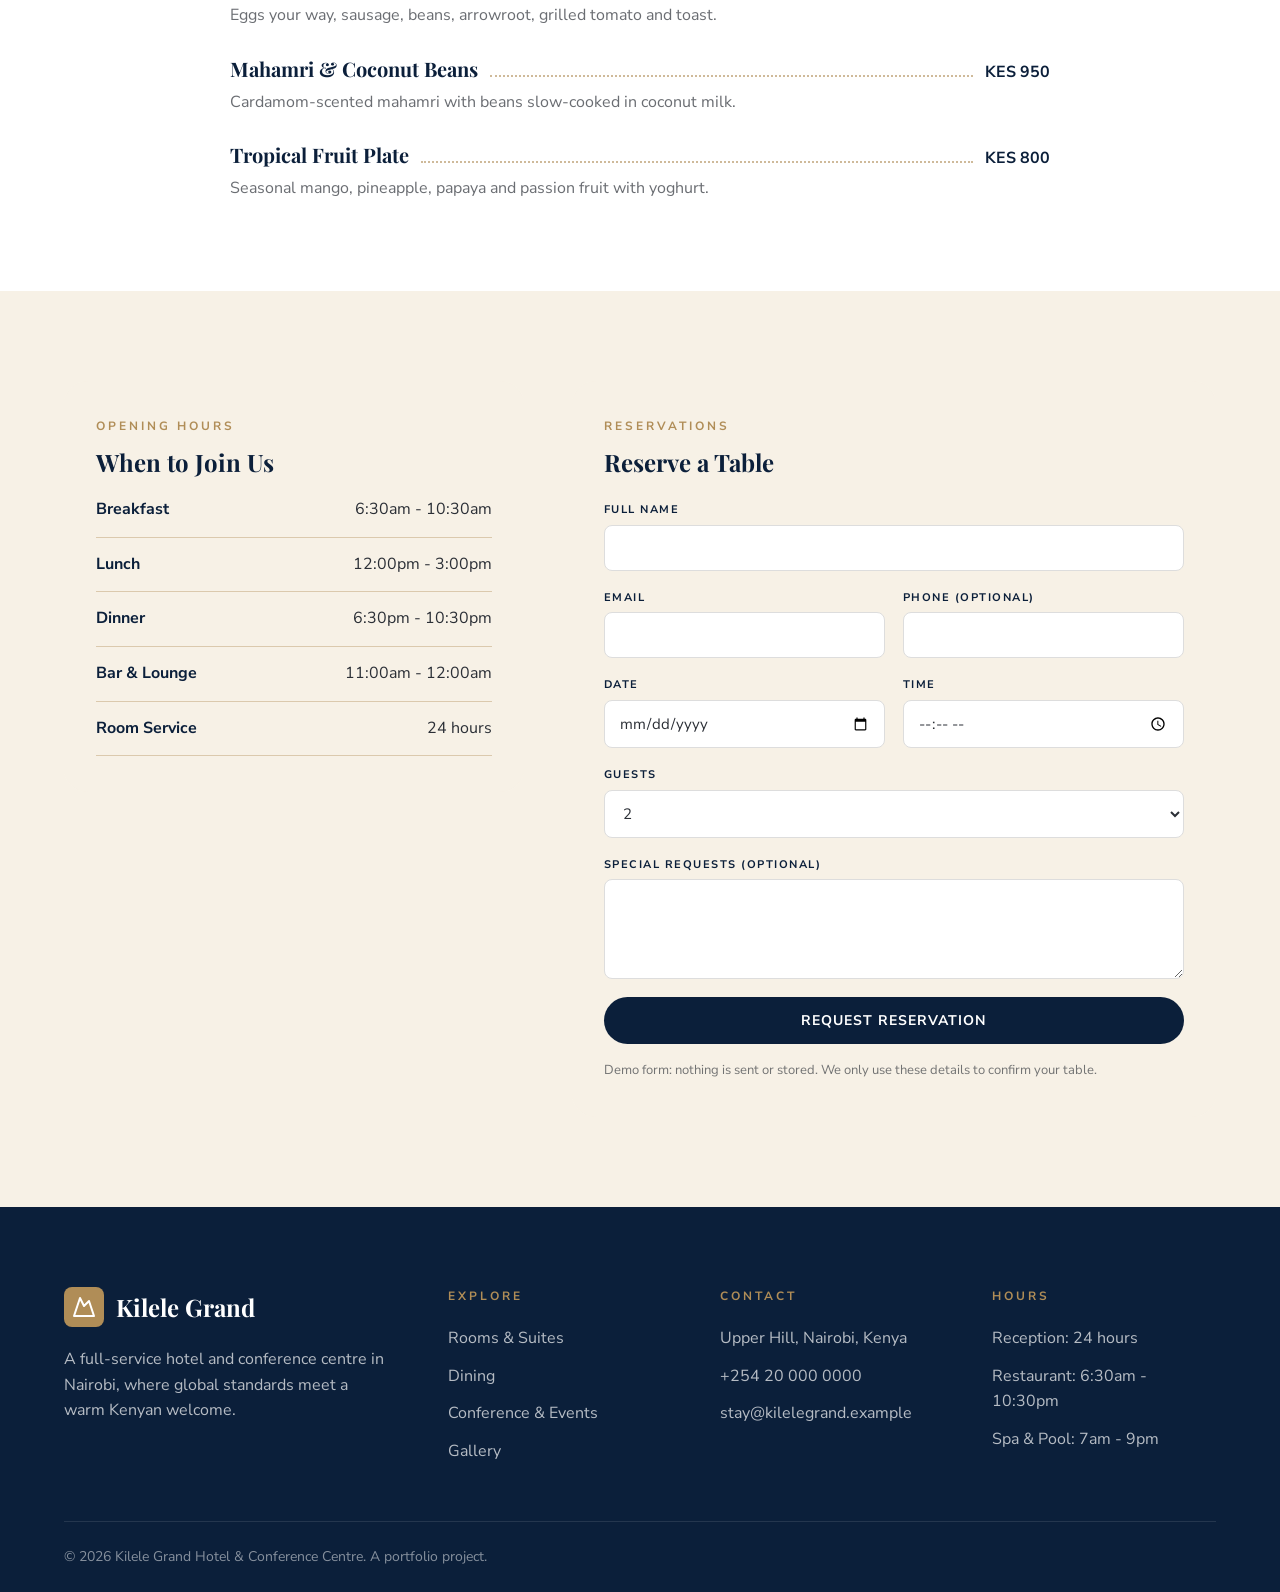
<file: dining.html>
<!DOCTYPE html>
<html lang="en">
<head>
  <meta charset="UTF-8">
  <meta name="viewport" content="width=device-width, initial-scale=1.0">
  <title>Dining | Kilele Grand Hotel, Nairobi</title>
  <meta name="description" content="Restaurant, bar and room service at Kilele Grand Hotel in Nairobi, with Kenyan favourites and international dishes. Reserve a table online.">

  <link rel="preconnect" href="https://fonts.googleapis.com">
  <link rel="preconnect" href="https://fonts.gstatic.com" crossorigin>
  <link href="https://fonts.googleapis.com/css2?family=Playfair+Display:ital,wght@0,400;0,700;1,400&family=Nunito+Sans:wght@400;600;700&display=swap" rel="stylesheet">

  <link rel="icon" type="image/svg+xml" href="images/favicon.svg">
  <link rel="stylesheet" href="css/style.css">
</head>
<body>
  <a href="#main" class="skip-link">Skip to main content</a>

  <!-- ===== HEADER / NAVIGATION ===== -->
  <header class="site-header">
    <nav class="navbar container">

      <a href="index.html" class="logo">
        <span class="logo-icon">
          <svg viewBox="0 0 24 24" fill="none" stroke="currentColor" stroke-width="2" stroke-linecap="round" stroke-linejoin="round" aria-hidden="true">
            <path d="m8 3 4 8 5-5 5 15H2L8 3z"/>
          </svg>
        </span>
        <span class="logo-text">Kilele Grand</span>
      </a>

      <ul class="nav-links">
        <li><a href="index.html">Home</a></li>
        <li><a href="rooms.html">Rooms</a></li>
        <li><a href="dining.html" class="active">Dining</a></li>
        <li><a href="conference.html">Conference</a></li>
        <li><a href="gallery.html">Gallery</a></li>
        <li><a href="contact.html">Contact</a></li>
      </ul>

      <a href="contact.html" class="btn">Book Now</a>
      <button class="menu-toggle" aria-label="Open menu" aria-expanded="false">
        <span></span>
        <span></span>
        <span></span>
      </button>

    </nav>
  </header>

  <main id="main">

    <section class="page-banner">
      <div class="container">
        <h1>Dining</h1>
        <p>Kenyan flavours and international favourites, from sunrise breakfast to late-night drinks.</p>
      </div>
    </section>

    <!-- ===== INTRO + VENUES ===== -->
    <section class="section">
      <div class="container">

        <div class="intro-text">
          <span class="eyebrow">Eat &amp; Drink</span>
          <h2>A Table for Every <em>Occasion</em></h2>
          <p>Our kitchen mixes proudly Kenyan ingredients with global technique. Whether it is a business lunch, a family dinner or a quiet drink, there is a place for you.</p>
        </div>

        <div class="rooms-grid">

          <article class="room-card">
            <div class="room-image">
              <img src="images/restaurant.webp" alt="The Kilele Grand restaurant with set tables" width="800" height="600" loading="lazy">
              <span class="room-badge">Restaurant</span>
            </div>
            <div class="room-body">
              <h3>The Peak Restaurant</h3>
              <p>All-day dining with a grill, a buffet breakfast and a dinner menu that changes with the season.</p>
            </div>
          </article>

          <article class="room-card">
            <div class="room-image">
              <img src="images/bar.webp" alt="The bar and lounge with warm lighting" width="800" height="600" loading="lazy">
              <span class="room-badge">Bar &amp; Lounge</span>
            </div>
            <div class="room-body">
              <h3>Summit Bar &amp; Lounge</h3>
              <p>Signature cocktails, Kenyan coffee and light bites in a relaxed, warm setting.</p>
            </div>
          </article>

          <article class="room-card">
            <div class="room-image">
              <img src="images/room-service.webp" alt="A room service tray with a meal" width="800" height="600" loading="lazy">
              <span class="room-badge">Room Service</span>
            </div>
            <div class="room-body">
              <h3>In-Room Dining</h3>
              <p>Our full menu delivered to your door, 24 hours a day.</p>
            </div>
          </article>

        </div>
      </div>
    </section>

    <!-- ===== MENU ===== -->
    <section class="section menu-section" style="background-color: var(--white);">
      <div class="container">

        <div class="intro-text">
          <span class="eyebrow">Sample Menu</span>
          <h2>Taste of <em>Kilele</em></h2>
        </div>

        <div class="menu-tabs" role="group" aria-label="Choose a menu">
          <button type="button" class="menu-tab active" data-menu="breakfast" aria-pressed="true">Breakfast</button>
          <button type="button" class="menu-tab" data-menu="lunch" aria-pressed="false">Lunch</button>
          <button type="button" class="menu-tab" data-menu="dinner" aria-pressed="false">Dinner</button>
          <button type="button" class="menu-tab" data-menu="drinks" aria-pressed="false">Drinks</button>
        </div>

        <div class="menu-panel" data-menu="breakfast">
          <ul class="menu-list">
            <li>
              <div class="menu-item-head"><h3>Mandazi &amp; Spiced Chai</h3><span class="menu-price">KES 650</span></div>
              <p>Freshly fried coconut mandazi served with hot masala tea.</p>
            </li>
            <li>
              <div class="menu-item-head"><h3>Full Kenyan Breakfast</h3><span class="menu-price">KES 1,450</span></div>
              <p>Eggs your way, sausage, beans, arrowroot, grilled tomato and toast.</p>
            </li>
            <li>
              <div class="menu-item-head"><h3>Mahamri &amp; Coconut Beans</h3><span class="menu-price">KES 950</span></div>
              <p>Cardamom-scented mahamri with beans slow-cooked in coconut milk.</p>
            </li>
            <li>
              <div class="menu-item-head"><h3>Tropical Fruit Plate</h3><span class="menu-price">KES 800</span></div>
              <p>Seasonal mango, pineapple, papaya and passion fruit with yoghurt.</p>
            </li>
          </ul>
        </div>

        <div class="menu-panel" data-menu="lunch" hidden>
          <ul class="menu-list">
            <li>
              <div class="menu-item-head"><h3>Nyama Choma Platter</h3><span class="menu-price">KES 2,400</span></div>
              <p>Charcoal-grilled goat or beef with kachumbari, ugali and roast potatoes.</p>
            </li>
            <li>
              <div class="menu-item-head"><h3>Pilau with Kachumbari</h3><span class="menu-price">KES 1,500</span></div>
              <p>Fragrant spiced rice with tender beef and fresh tomato-onion salad.</p>
            </li>
            <li>
              <div class="menu-item-head"><h3>Tilapia Fry &amp; Ugali</h3><span class="menu-price">KES 1,900</span></div>
              <p>Whole fried tilapia with sukuma wiki and ugali.</p>
            </li>
            <li>
              <div class="menu-item-head"><h3>Kilele Club Sandwich</h3><span class="menu-price">KES 1,350</span></div>
              <p>Grilled chicken, bacon, egg and avocado with fries.</p>
            </li>
          </ul>
        </div>

        <div class="menu-panel" data-menu="dinner" hidden>
          <ul class="menu-list">
            <li>
              <div class="menu-item-head"><h3>Braised Lamb Shank</h3><span class="menu-price">KES 3,200</span></div>
              <p>Slow-cooked lamb with rosemary jus, mashed potato and seasonal greens.</p>
            </li>
            <li>
              <div class="menu-item-head"><h3>Grilled Lake Victoria Perch</h3><span class="menu-price">KES 2,800</span></div>
              <p>Perch fillet with coconut rice and a lemon-herb butter.</p>
            </li>
            <li>
              <div class="menu-item-head"><h3>Beef Fillet</h3><span class="menu-price">KES 3,600</span></div>
              <p>Grilled to order with peppercorn sauce and roasted vegetables.</p>
            </li>
            <li>
              <div class="menu-item-head"><h3>Coconut Vegetable Curry</h3><span class="menu-price">KES 1,900</span></div>
              <p>A rich vegetarian curry with chapati or steamed rice.</p>
            </li>
          </ul>
        </div>

        <div class="menu-panel" data-menu="drinks" hidden>
          <ul class="menu-list">
            <li>
              <div class="menu-item-head"><h3>Dawa Cocktail</h3><span class="menu-price">KES 1,200</span></div>
              <p>Vodka, honey, lime and crushed ice in the classic Nairobi style.</p>
            </li>
            <li>
              <div class="menu-item-head"><h3>Kenyan Filter Coffee</h3><span class="menu-price">KES 450</span></div>
              <p>Single-origin beans from the slopes of Mount Kenya.</p>
            </li>
            <li>
              <div class="menu-item-head"><h3>Fresh Passion Juice</h3><span class="menu-price">KES 500</span></div>
              <p>Pressed to order, with no added sugar.</p>
            </li>
            <li>
              <div class="menu-item-head"><h3>Masala Chai</h3><span class="menu-price">KES 400</span></div>
              <p>Black tea simmered with milk, ginger and cardamom.</p>
            </li>
          </ul>
        </div>

      </div>
    </section>

    <!-- ===== HOURS + RESERVATION ===== -->
    <section class="section">
      <div class="container reserve-layout">

        <div class="hours-card">
          <span class="eyebrow">Opening Hours</span>
          <h2>When to Join Us</h2>
          <ul>
            <li><span>Breakfast</span><span>6:30am - 10:30am</span></li>
            <li><span>Lunch</span><span>12:00pm - 3:00pm</span></li>
            <li><span>Dinner</span><span>6:30pm - 10:30pm</span></li>
            <li><span>Bar &amp; Lounge</span><span>11:00am - 12:00am</span></li>
            <li><span>Room Service</span><span>24 hours</span></li>
          </ul>
        </div>

        <div class="reserve-card">
          <span class="eyebrow">Reservations</span>
          <h2>Reserve a Table</h2>

          <form id="reserve-form" method="post" novalidate>
            <div class="form-grid">

              <div class="form-field full">
                <label for="res-name">Full name</label>
                <input type="text" id="res-name" name="name" required maxlength="80" autocomplete="name">
              </div>

              <div class="form-field">
                <label for="res-email">Email</label>
                <input type="email" id="res-email" name="email" required maxlength="120" autocomplete="email">
              </div>

              <div class="form-field">
                <label for="res-phone">Phone (optional)</label>
                <input type="tel" id="res-phone" name="phone" maxlength="20" autocomplete="tel">
              </div>

              <div class="form-field">
                <label for="res-date">Date</label>
                <input type="date" id="res-date" name="date" required>
              </div>

              <div class="form-field">
                <label for="res-time">Time</label>
                <input type="time" id="res-time" name="time" required>
              </div>

              <div class="form-field full">
                <label for="res-guests">Guests</label>
                <select id="res-guests" name="guests" required>
                  <option>1</option>
                  <option selected>2</option>
                  <option>3</option>
                  <option>4</option>
                  <option>5</option>
                  <option>6</option>
                  <option>7+</option>
                </select>
              </div>

              <div class="form-field full">
                <label for="res-notes">Special requests (optional)</label>
                <textarea id="res-notes" name="notes" maxlength="400"></textarea>
              </div>

              <!-- Spam trap: real visitors never see or fill this -->
              <div class="hp-field" aria-hidden="true">
                <label for="res-website">Leave this field empty</label>
                <input type="text" id="res-website" name="website" tabindex="-1" autocomplete="off">
              </div>

              <div class="form-field full">
                <button type="submit" class="btn btn-navy">Request Reservation</button>
              </div>

            </div>

            <p class="form-message" role="status" aria-live="polite"></p>
            <p class="form-note">Demo form: nothing is sent or stored. We only use these details to confirm your table.</p>
          </form>
        </div>

      </div>
    </section>

  </main>

  <!-- ===== FOOTER ===== -->
  <footer class="site-footer">
    <div class="container">

      <div class="footer-grid">

        <div class="footer-brand">
          <a href="index.html" class="logo">
            <span class="logo-icon">
              <svg viewBox="0 0 24 24" fill="none" stroke="currentColor" stroke-width="2" stroke-linecap="round" stroke-linejoin="round" aria-hidden="true">
                <path d="m8 3 4 8 5-5 5 15H2L8 3z"/>
              </svg>
            </span>
            <span class="logo-text">Kilele Grand</span>
          </a>
          <p>A full-service hotel and conference centre in Nairobi, where global standards meet a warm Kenyan welcome.</p>
        </div>

        <div>
          <h4>Explore</h4>
          <ul>
            <li><a href="rooms.html">Rooms &amp; Suites</a></li>
            <li><a href="dining.html">Dining</a></li>
            <li><a href="conference.html">Conference &amp; Events</a></li>
            <li><a href="gallery.html">Gallery</a></li>
          </ul>
        </div>

        <div>
          <h4>Contact</h4>
          <ul>
            <li>Upper Hill, Nairobi, Kenya</li>
            <li><a href="tel:+254200000000">+254 20 000 0000</a></li>
            <li><a href="mailto:stay@kilelegrand.example">stay@kilelegrand.example</a></li>
          </ul>
        </div>

        <div>
          <h4>Hours</h4>
          <ul>
            <li>Reception: 24 hours</li>
            <li>Restaurant: 6:30am - 10:30pm</li>
            <li>Spa &amp; Pool: 7am - 9pm</li>
          </ul>
        </div>

      </div>

      <div class="footer-bottom">
        <p>&copy; 2026 Kilele Grand Hotel &amp; Conference Centre. A portfolio project.</p>
      </div>

    </div>
  </footer>

  <script src="js/main.js"></script>
</body>
</html>
</file>
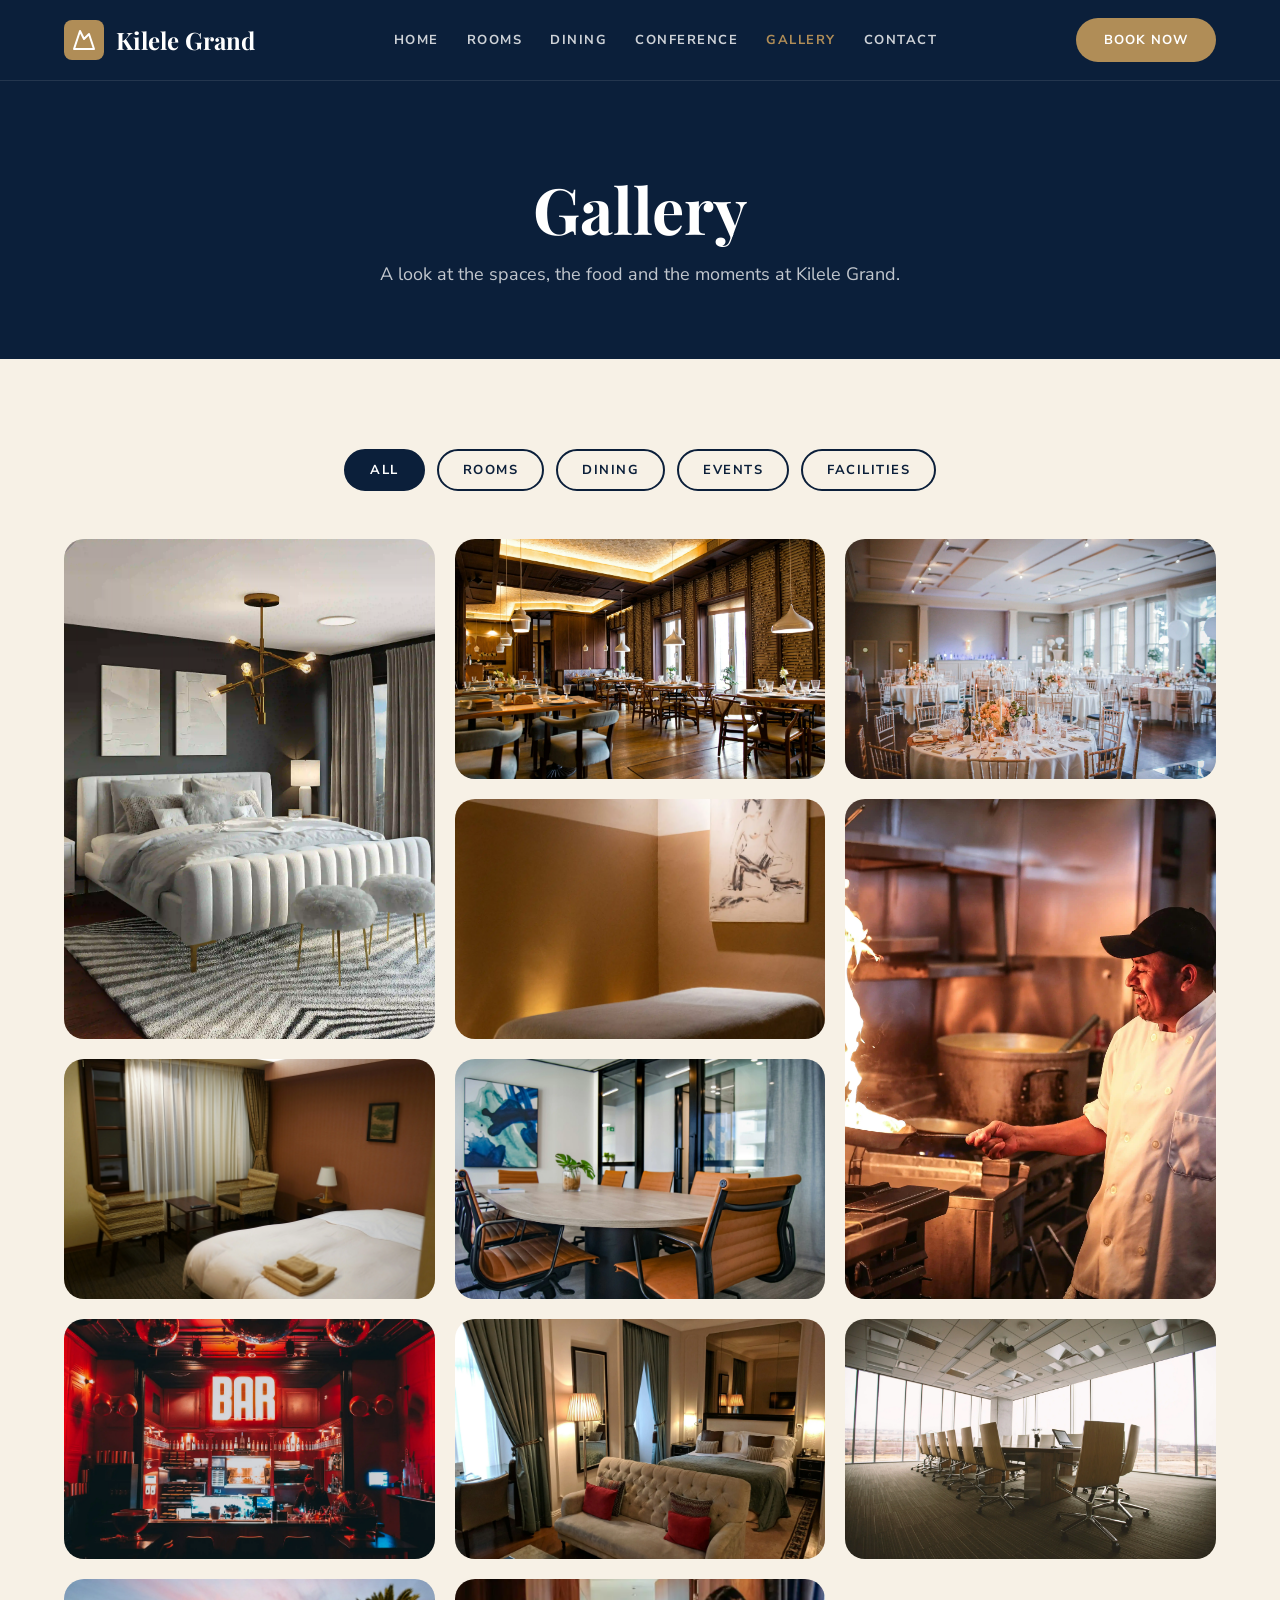
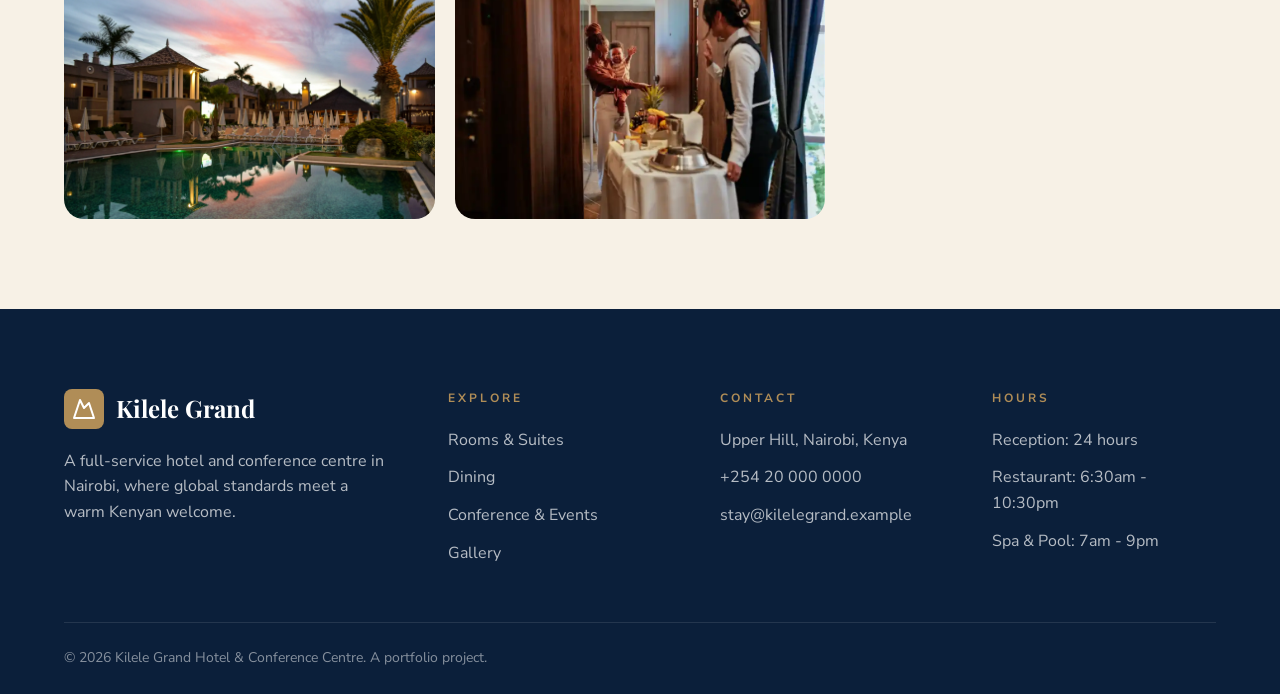
<file: gallery.html>
<!DOCTYPE html>
<html lang="en">
<head>
  <meta charset="UTF-8">
  <meta name="viewport" content="width=device-width, initial-scale=1.0">
  <title>Gallery | Kilele Grand Hotel, Nairobi</title>
  <meta name="description" content="Photos of the rooms, restaurant, event spaces and facilities at Kilele Grand Hotel in Nairobi.">

  <link rel="preconnect" href="https://fonts.googleapis.com">
  <link rel="preconnect" href="https://fonts.gstatic.com" crossorigin>
  <link href="https://fonts.googleapis.com/css2?family=Playfair+Display:ital,wght@0,400;0,700;1,400&family=Nunito+Sans:wght@400;600;700&display=swap" rel="stylesheet">

  <link rel="icon" type="image/svg+xml" href="images/favicon.svg">
  <link rel="stylesheet" href="css/style.css">
</head>
<body>
  <a href="#main" class="skip-link">Skip to main content</a>

  <!-- ===== HEADER / NAVIGATION ===== -->
  <header class="site-header">
    <nav class="navbar container">

      <a href="index.html" class="logo">
        <span class="logo-icon">
          <svg viewBox="0 0 24 24" fill="none" stroke="currentColor" stroke-width="2" stroke-linecap="round" stroke-linejoin="round" aria-hidden="true">
            <path d="m8 3 4 8 5-5 5 15H2L8 3z"/>
          </svg>
        </span>
        <span class="logo-text">Kilele Grand</span>
      </a>

      <ul class="nav-links">
        <li><a href="index.html">Home</a></li>
        <li><a href="rooms.html">Rooms</a></li>
        <li><a href="dining.html">Dining</a></li>
        <li><a href="conference.html">Conference</a></li>
        <li><a href="gallery.html" class="active">Gallery</a></li>
        <li><a href="contact.html">Contact</a></li>
      </ul>

      <a href="contact.html" class="btn">Book Now</a>
      <button class="menu-toggle" aria-label="Open menu" aria-expanded="false">
        <span></span>
        <span></span>
        <span></span>
      </button>

    </nav>
  </header>

  <main id="main">

    <section class="page-banner">
      <div class="container">
        <h1>Gallery</h1>
        <p>A look at the spaces, the food and the moments at Kilele Grand.</p>
      </div>
    </section>

    <section class="section">
      <div class="container">

        <div class="gallery-filters" role="group" aria-label="Filter photos by category">
          <button type="button" class="gallery-filter active" data-filter="all" aria-pressed="true">All</button>
          <button type="button" class="gallery-filter" data-filter="rooms" aria-pressed="false">Rooms</button>
          <button type="button" class="gallery-filter" data-filter="dining" aria-pressed="false">Dining</button>
          <button type="button" class="gallery-filter" data-filter="events" aria-pressed="false">Events</button>
          <button type="button" class="gallery-filter" data-filter="facilities" aria-pressed="false">Facilities</button>
        </div>

        <div class="gallery-grid">

          <button type="button" class="gallery-item tall" data-category="rooms">
            <img src="images/room-deluxe.webp" alt="Deluxe room with warm lighting and a large bed" loading="lazy">
          </button>

          <button type="button" class="gallery-item" data-category="dining">
            <img src="images/restaurant.webp" alt="The Peak Restaurant with set tables" loading="lazy">
          </button>

          <button type="button" class="gallery-item" data-category="events">
            <img src="images/hall.webp" alt="The Grand Hall set up for a conference" loading="lazy">
          </button>

          <button type="button" class="gallery-item" data-category="facilities">
            <img src="images/spa.webp" alt="A peaceful spa treatment room" loading="lazy">
          </button>

          <button type="button" class="gallery-item tall" data-category="dining">
            <img src="images/dining.webp" alt="A plated dish from the Kilele Grand kitchen" loading="lazy">
          </button>

          <button type="button" class="gallery-item" data-category="rooms">
            <img src="images/room-executive.webp" alt="Executive room with a city view" loading="lazy">
          </button>

          <button type="button" class="gallery-item" data-category="events">
            <img src="images/meeting-room.webp" alt="A meeting room set up for a workshop" loading="lazy">
          </button>

          <button type="button" class="gallery-item" data-category="dining">
            <img src="images/bar.webp" alt="The Summit Bar and Lounge" loading="lazy">
          </button>

          <button type="button" class="gallery-item" data-category="rooms">
            <img src="images/room-penthouse.webp" alt="The Kilele Penthouse living area" loading="lazy">
          </button>

          <button type="button" class="gallery-item" data-category="events">
            <img src="images/boardroom.webp" alt="The boardroom with a long meeting table" loading="lazy">
          </button>

          <button type="button" class="gallery-item" data-category="facilities">
            <img src="images/hero.webp" alt="The hotel pool area at dusk" loading="lazy">
          </button>

          <button type="button" class="gallery-item" data-category="dining">
            <img src="images/room-service.webp" alt="A room service tray with a meal" loading="lazy">
          </button>

        </div>
      </div>
    </section>

  </main>

  <!-- Lightbox: opened by JavaScript -->
  <dialog id="lightbox" class="lightbox" aria-label="Photo viewer">
    <button type="button" class="lightbox-close" aria-label="Close photo">&times;</button>
    <img id="lightbox-img" alt="">
    <p id="lightbox-caption" class="lightbox-caption"></p>
  </dialog>

  <!-- ===== FOOTER ===== -->
  <footer class="site-footer">
    <div class="container">

      <div class="footer-grid">

        <div class="footer-brand">
          <a href="index.html" class="logo">
            <span class="logo-icon">
              <svg viewBox="0 0 24 24" fill="none" stroke="currentColor" stroke-width="2" stroke-linecap="round" stroke-linejoin="round" aria-hidden="true">
                <path d="m8 3 4 8 5-5 5 15H2L8 3z"/>
              </svg>
            </span>
            <span class="logo-text">Kilele Grand</span>
          </a>
          <p>A full-service hotel and conference centre in Nairobi, where global standards meet a warm Kenyan welcome.</p>
        </div>

        <div>
          <h4>Explore</h4>
          <ul>
            <li><a href="rooms.html">Rooms &amp; Suites</a></li>
            <li><a href="dining.html">Dining</a></li>
            <li><a href="conference.html">Conference &amp; Events</a></li>
            <li><a href="gallery.html">Gallery</a></li>
          </ul>
        </div>

        <div>
          <h4>Contact</h4>
          <ul>
            <li>Upper Hill, Nairobi, Kenya</li>
            <li><a href="tel:+254200000000">+254 20 000 0000</a></li>
            <li><a href="mailto:stay@kilelegrand.example">stay@kilelegrand.example</a></li>
          </ul>
        </div>

        <div>
          <h4>Hours</h4>
          <ul>
            <li>Reception: 24 hours</li>
            <li>Restaurant: 6:30am - 10:30pm</li>
            <li>Spa &amp; Pool: 7am - 9pm</li>
          </ul>
        </div>

      </div>

      <div class="footer-bottom">
        <p>&copy; 2026 Kilele Grand Hotel &amp; Conference Centre. A portfolio project.</p>
      </div>

    </div>
  </footer>

  <script src="js/main.js"></script>
</body>
</html>
</file>
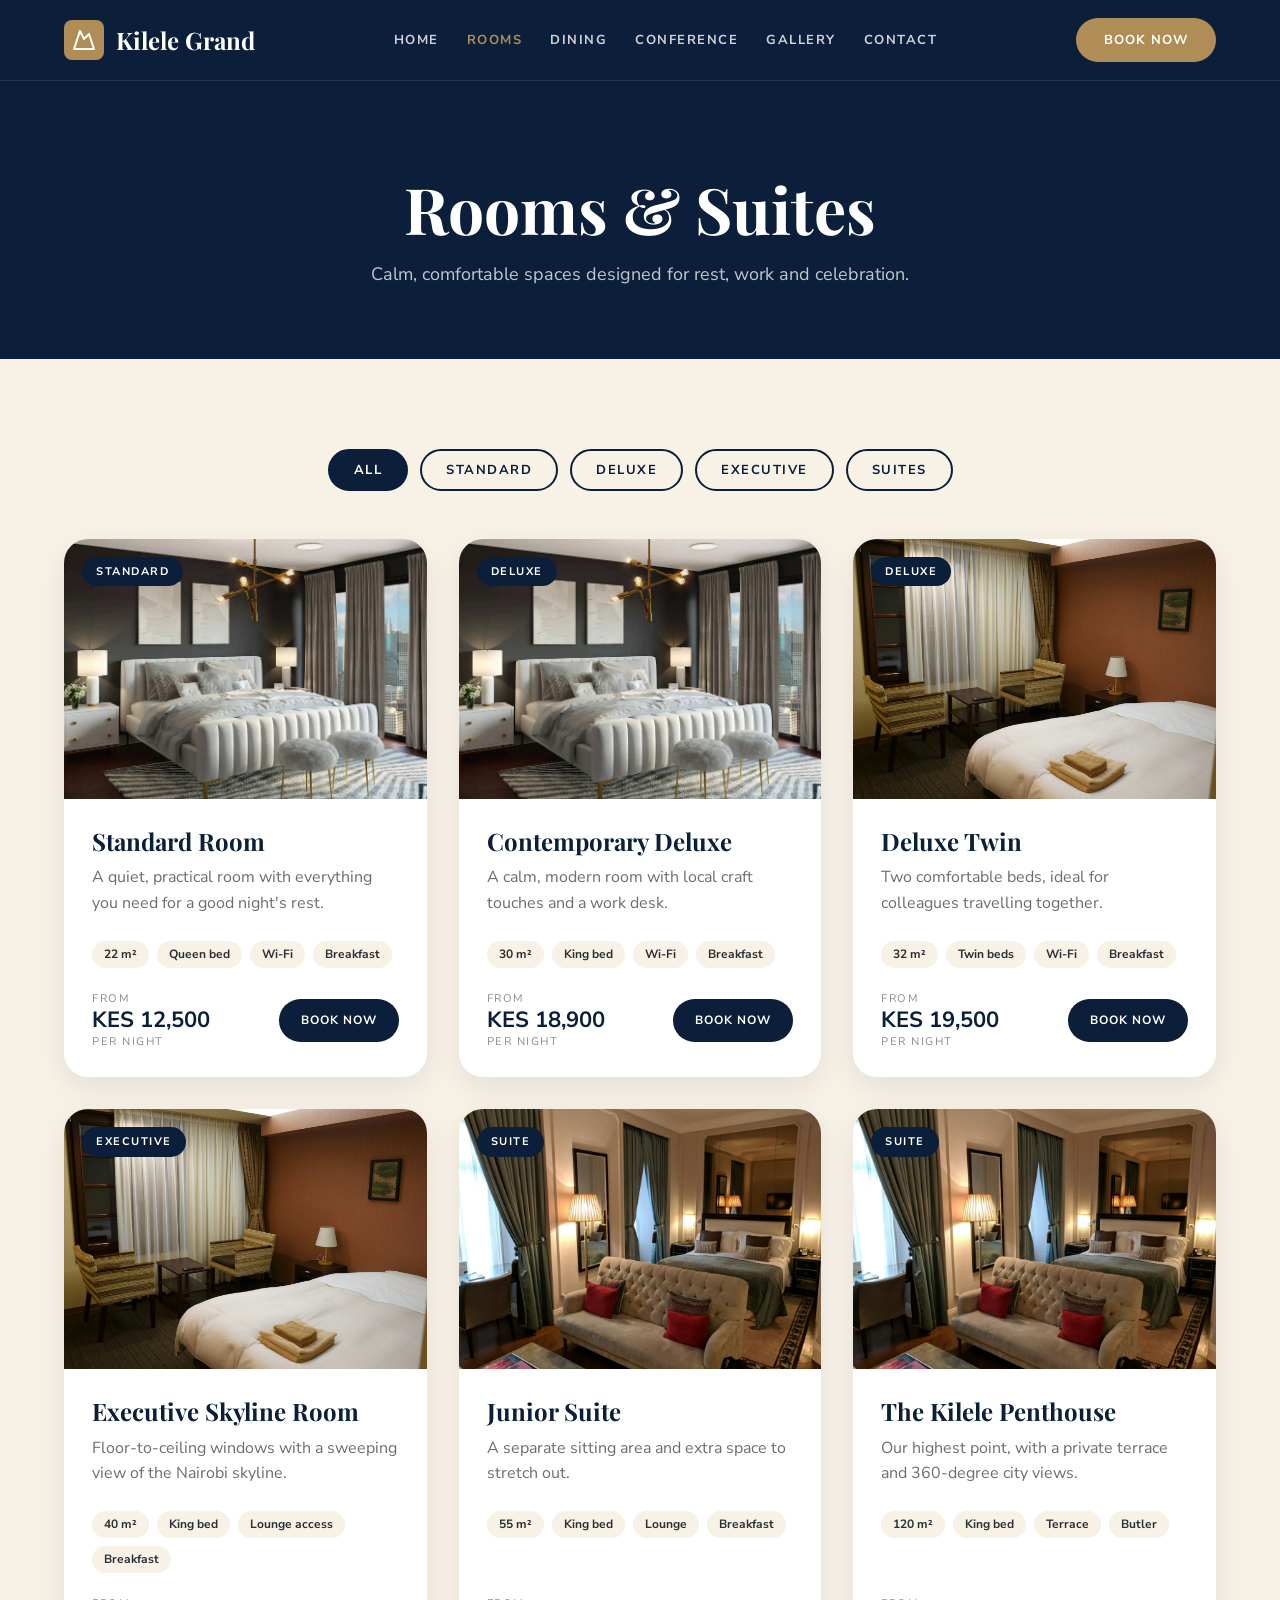
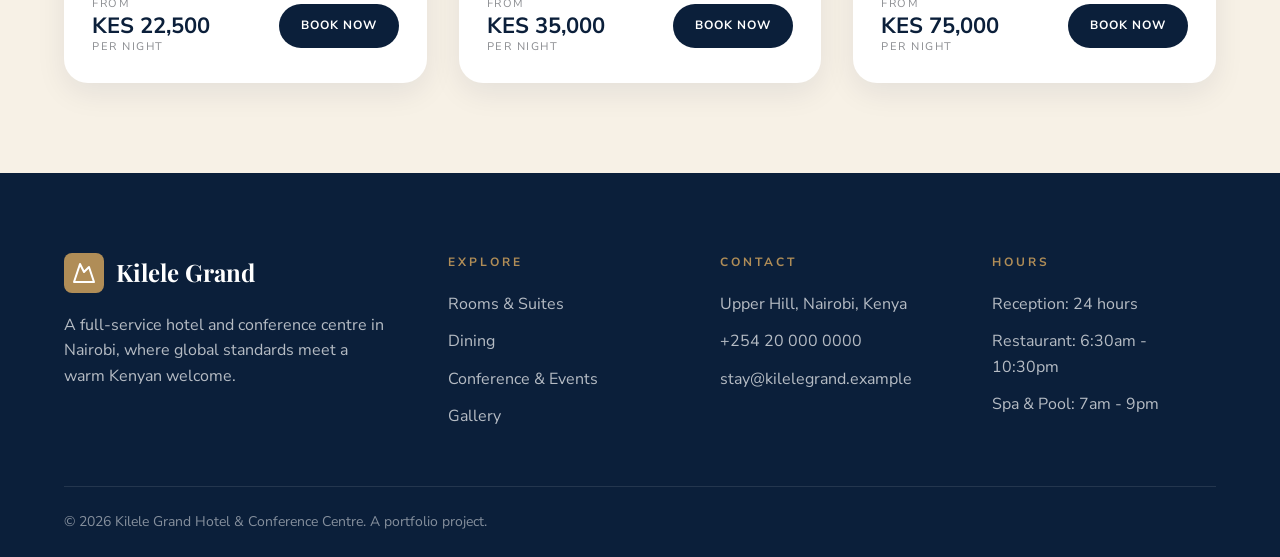
<file: rooms.html>
<!DOCTYPE html>
<html lang="en">
<head>
  <meta charset="UTF-8">
  <meta name="viewport" content="width=device-width, initial-scale=1.0">
  <title>Rooms &amp; Suites | Kilele Grand Hotel, Nairobi</title>
  <meta name="description" content="Browse the rooms and suites at Kilele Grand Hotel in Nairobi, from deluxe rooms to the Kilele Penthouse.">

  <link rel="preconnect" href="https://fonts.googleapis.com">
  <link rel="preconnect" href="https://fonts.gstatic.com" crossorigin>
  <link href="https://fonts.googleapis.com/css2?family=Playfair+Display:ital,wght@0,400;0,700;1,400&family=Nunito+Sans:wght@400;600;700&display=swap" rel="stylesheet">

  <link rel="icon" type="image/svg+xml" href="images/favicon.svg">
  <link rel="stylesheet" href="css/style.css">
</head>
<body>
  <a href="#main" class="skip-link">Skip to main content</a>

  <!-- ===== HEADER / NAVIGATION ===== -->
  <header class="site-header">
    <nav class="navbar container">

      <a href="index.html" class="logo">
        <span class="logo-icon">
          <svg viewBox="0 0 24 24" fill="none" stroke="currentColor" stroke-width="2" stroke-linecap="round" stroke-linejoin="round" aria-hidden="true">
            <path d="m8 3 4 8 5-5 5 15H2L8 3z"/>
          </svg>
        </span>
        <span class="logo-text">Kilele Grand</span>
      </a>

      <ul class="nav-links">
        <li><a href="index.html">Home</a></li>
        <li><a href="rooms.html" class="active">Rooms</a></li>
        <li><a href="dining.html">Dining</a></li>
        <li><a href="conference.html">Conference</a></li>
        <li><a href="gallery.html">Gallery</a></li>
        <li><a href="contact.html">Contact</a></li>
      </ul>

      <a href="contact.html" class="btn">Book Now</a>
      <button class="menu-toggle" aria-label="Open menu" aria-expanded="false">
        <span></span>
        <span></span>
        <span></span>
      </button>

    </nav>
  </header>

  <main id="main">

    <section class="page-banner">
      <div class="container">
        <h1>Rooms &amp; Suites</h1>
        <p>Calm, comfortable spaces designed for rest, work and celebration.</p>
      </div>
    </section>

        <section class="section rooms-page">
      <div class="container">

        <div class="filter-tabs" role="group" aria-label="Filter rooms by type">
          <button type="button" class="filter-btn active" data-filter="all" aria-pressed="true">All</button>
          <button type="button" class="filter-btn" data-filter="standard" aria-pressed="false">Standard</button>
          <button type="button" class="filter-btn" data-filter="deluxe" aria-pressed="false">Deluxe</button>
          <button type="button" class="filter-btn" data-filter="executive" aria-pressed="false">Executive</button>
          <button type="button" class="filter-btn" data-filter="suite" aria-pressed="false">Suites</button>
        </div>

        <div class="rooms-grid">

          <article class="room-card" data-type="standard">
            <div class="room-image">
              <img src="images/room-deluxe.webp" alt="Standard Room with a comfortable double bed" width="800" height="600" loading="lazy">
              <span class="room-badge">Standard</span>
            </div>
            <div class="room-body">
              <h3>Standard Room</h3>
              <p>A quiet, practical room with everything you need for a good night's rest.</p>
              <ul class="room-features">
                <li>22 m&sup2;</li><li>Queen bed</li><li>Wi-Fi</li><li>Breakfast</li>
              </ul>
              <div class="room-footer">
                <div class="room-price">
                  <span class="price-label">From</span>
                  <span class="price-amount">KES 12,500</span>
                  <span class="price-label">per night</span>
                </div>
                <a href="contact.html" class="btn btn-navy">Book Now</a>
              </div>
            </div>
          </article>

          <article class="room-card" data-type="deluxe">
            <div class="room-image">
              <img src="images/room-deluxe.webp" alt="Deluxe Room with warm lighting" width="800" height="600" loading="lazy">
              <span class="room-badge">Deluxe</span>
            </div>
            <div class="room-body">
              <h3>Contemporary Deluxe</h3>
              <p>A calm, modern room with local craft touches and a work desk.</p>
              <ul class="room-features">
                <li>30 m&sup2;</li><li>King bed</li><li>Wi-Fi</li><li>Breakfast</li>
              </ul>
              <div class="room-footer">
                <div class="room-price">
                  <span class="price-label">From</span>
                  <span class="price-amount">KES 18,900</span>
                  <span class="price-label">per night</span>
                </div>
                <a href="contact.html" class="btn btn-navy">Book Now</a>
              </div>
            </div>
          </article>

          <article class="room-card" data-type="deluxe">
            <div class="room-image">
              <img src="images/room-executive.webp" alt="Deluxe Twin Room with two beds" width="800" height="600" loading="lazy">
              <span class="room-badge">Deluxe</span>
            </div>
            <div class="room-body">
              <h3>Deluxe Twin</h3>
              <p>Two comfortable beds, ideal for colleagues travelling together.</p>
              <ul class="room-features">
                <li>32 m&sup2;</li><li>Twin beds</li><li>Wi-Fi</li><li>Breakfast</li>
              </ul>
              <div class="room-footer">
                <div class="room-price">
                  <span class="price-label">From</span>
                  <span class="price-amount">KES 19,500</span>
                  <span class="price-label">per night</span>
                </div>
                <a href="contact.html" class="btn btn-navy">Book Now</a>
              </div>
            </div>
          </article>

          <article class="room-card" data-type="executive">
            <div class="room-image">
              <img src="images/room-executive.webp" alt="Executive Room with a view of the city" width="800" height="600" loading="lazy">
              <span class="room-badge">Executive</span>
            </div>
            <div class="room-body">
              <h3>Executive Skyline Room</h3>
              <p>Floor-to-ceiling windows with a sweeping view of the Nairobi skyline.</p>
              <ul class="room-features">
                <li>40 m&sup2;</li><li>King bed</li><li>Lounge access</li><li>Breakfast</li>
              </ul>
              <div class="room-footer">
                <div class="room-price">
                  <span class="price-label">From</span>
                  <span class="price-amount">KES 22,500</span>
                  <span class="price-label">per night</span>
                </div>
                <a href="contact.html" class="btn btn-navy">Book Now</a>
              </div>
            </div>
          </article>

          <article class="room-card" data-type="suite">
            <div class="room-image">
              <img src="images/room-penthouse.webp" alt="Junior Suite with a sitting area" width="800" height="600" loading="lazy">
              <span class="room-badge">Suite</span>
            </div>
            <div class="room-body">
              <h3>Junior Suite</h3>
              <p>A separate sitting area and extra space to stretch out.</p>
              <ul class="room-features">
                <li>55 m&sup2;</li><li>King bed</li><li>Lounge</li><li>Breakfast</li>
              </ul>
              <div class="room-footer">
                <div class="room-price">
                  <span class="price-label">From</span>
                  <span class="price-amount">KES 35,000</span>
                  <span class="price-label">per night</span>
                </div>
                <a href="contact.html" class="btn btn-navy">Book Now</a>
              </div>
            </div>
          </article>

          <article class="room-card" data-type="suite">
            <div class="room-image">
              <img src="images/room-penthouse.webp" alt="The Kilele Penthouse with a private terrace" width="800" height="600" loading="lazy">
              <span class="room-badge">Suite</span>
            </div>
            <div class="room-body">
              <h3>The Kilele Penthouse</h3>
              <p>Our highest point, with a private terrace and 360-degree city views.</p>
              <ul class="room-features">
                <li>120 m&sup2;</li><li>King bed</li><li>Terrace</li><li>Butler</li>
              </ul>
              <div class="room-footer">
                <div class="room-price">
                  <span class="price-label">From</span>
                  <span class="price-amount">KES 75,000</span>
                  <span class="price-label">per night</span>
                </div>
                <a href="contact.html" class="btn btn-navy">Book Now</a>
              </div>
            </div>
          </article>

        </div>
      </div>
    </section>

  </main>

  <!-- ===== FOOTER ===== -->
  <footer class="site-footer">
    <div class="container">

      <div class="footer-grid">

        <div class="footer-brand">
          <a href="index.html" class="logo">
            <span class="logo-icon">
              <svg viewBox="0 0 24 24" fill="none" stroke="currentColor" stroke-width="2" stroke-linecap="round" stroke-linejoin="round" aria-hidden="true">
                <path d="m8 3 4 8 5-5 5 15H2L8 3z"/>
              </svg>
            </span>
            <span class="logo-text">Kilele Grand</span>
          </a>
          <p>A full-service hotel and conference centre in Nairobi, where global standards meet a warm Kenyan welcome.</p>
        </div>

        <div>
          <h4>Explore</h4>
          <ul>
            <li><a href="rooms.html">Rooms &amp; Suites</a></li>
            <li><a href="dining.html">Dining</a></li>
            <li><a href="conference.html">Conference &amp; Events</a></li>
            <li><a href="gallery.html">Gallery</a></li>
          </ul>
        </div>

        <div>
          <h4>Contact</h4>
          <ul>
            <li>Upper Hill, Nairobi, Kenya</li>
            <li><a href="tel:+254200000000">+254 20 000 0000</a></li>
            <li><a href="mailto:stay@kilelegrand.example">stay@kilelegrand.example</a></li>
          </ul>
        </div>

        <div>
          <h4>Hours</h4>
          <ul>
            <li>Reception: 24 hours</li>
            <li>Restaurant: 6:30am - 10:30pm</li>
            <li>Spa &amp; Pool: 7am - 9pm</li>
          </ul>
        </div>

      </div>

      <div class="footer-bottom">
        <p>&copy; 2026 Kilele Grand Hotel &amp; Conference Centre. A portfolio project.</p>
      </div>

    </div>
  </footer>

  <script src="js/main.js"></script>
</body>
</html>
</file>
<file: css/style.css>
/* ===== 1. COLOURS & SETTINGS ===== */
:root {
  --navy: #0B1F3A;
  --charcoal: #2B2F36;
  --brass: #B08D57;
  --cream: #F7F1E6;
  --white: #FFFFFF;

  --font-heading: 'Playfair Display', serif;
  --font-body: 'Nunito Sans', sans-serif;

  --radius: 12px;
}

/* ===== 2. RESET ===== */
* {
  margin: 0;
  padding: 0;
  box-sizing: border-box;
}

img {
  max-width: 100%;
  display: block;
}

a {
  text-decoration: none;
  color: inherit;
}

/* ===== 3. BASE STYLES ===== */
body {
  font-family: var(--font-body);
  background-color: var(--cream);
  color: var(--charcoal);
  line-height: 1.6;
}

h1, h2, h3 {
  font-family: var(--font-heading);
  color: var(--navy);
  line-height: 1.2;
}

/* ===== 4. BUTTON ===== */
.btn {
  display: inline-block;
  background-color: var(--brass);
  color: var(--white);
  padding: 14px 32px;
  border-radius: 50px;
  font-weight: 700;
  text-transform: uppercase;
  letter-spacing: 1px;
  transition: background-color 0.3s;
}

.btn:hover {
  background-color: var(--navy);
}
/* ===== 5. LAYOUT HELPER ===== */
.container {
  max-width: 1200px;
  margin: 0 auto;
  padding: 0 24px;
}

/* ===== 6. HEADER / NAVIGATION ===== */
.site-header {
  position: sticky;
  top: 0;
  z-index: 100;
  background-color: var(--navy);
  border-bottom: 1px solid rgba(255, 255, 255, 0.1);
}

.navbar {
  height: 80px;
  display: flex;
  align-items: center;
  justify-content: space-between;
}

/* Logo */
.logo {
  display: flex;
  align-items: center;
  gap: 12px;
}

.logo-icon {
  width: 40px;
  height: 40px;
  background-color: var(--brass);
  color: var(--white);
  border-radius: 8px;
  display: flex;
  align-items: center;
  justify-content: center;
}

.logo-icon svg {
  width: 24px;
  height: 24px;
}

.logo-text {
  font-family: var(--font-heading);
  font-size: 24px;
  font-weight: 700;
  color: var(--white);
}

/* Menu links */
.nav-links {
  list-style: none;
  display: flex;
  gap: 28px;
}

.nav-links a {
  color: rgba(255, 255, 255, 0.8);
  font-size: 13px;
  font-weight: 700;
  text-transform: uppercase;
  letter-spacing: 1.5px;
  transition: color 0.3s;
}

.nav-links a:hover,
.nav-links a.active {
  color: var(--brass);
}

/* On the navy bar, the button should turn white on hover instead of navy */
.site-header .btn {
  padding: 12px 28px;
  font-size: 13px;
}

.site-header .btn:hover {
  background-color: var(--white);
  color: var(--navy);
}/* ===== 7. MOBILE MENU ===== */
.menu-toggle {
  display: none;
  background: none;
  border: none;
  cursor: pointer;
  flex-direction: column;
  gap: 6px;
  padding: 8px;
}

.menu-toggle span {
  display: block;
  width: 26px;
  height: 2px;
  background-color: var(--white);
  transition: transform 0.3s, opacity 0.3s;
}

/* Turns the three lines into an X when open */
.menu-toggle.open span:nth-child(1) {
  transform: translateY(8px) rotate(45deg);
}
.menu-toggle.open span:nth-child(2) {
  opacity: 0;
}
.menu-toggle.open span:nth-child(3) {
  transform: translateY(-8px) rotate(-45deg);
}

/* Everything inside this block only applies on screens 900px wide or smaller */
@media (max-width: 900px) {
  .menu-toggle {
    display: flex;
  }

  .navbar .btn {
    display: none;
  }

  .nav-links {
    position: absolute;
    top: 80px;
    left: 0;
    width: 100%;
    background-color: var(--navy);
    flex-direction: column;
    gap: 0;
    padding: 8px 24px 24px;
    border-top: 1px solid rgba(255, 255, 255, 0.1);
    display: none;
  }

  .nav-links.open {
    display: flex;
  }

  .nav-links li a {
    display: block;
    padding: 14px 0;
    border-bottom: 1px solid rgba(255, 255, 255, 0.08);
  }
}
/* ===== 8. HERO ===== */
.hero {
  min-height: calc(100vh - 140px);
  display: flex;
  align-items: center;
  background-image:
    linear-gradient(135deg, rgba(11, 31, 58, 0.85) 0%, rgba(11, 31, 58, 0.45) 60%, rgba(176, 141, 87, 0.25) 100%),
    url("../images/hero.webp");
  background-size: cover;
  background-position: center;
  color: var(--white);
}

.hero-content {
  width: 100%;
  padding-top: 40px;
  padding-bottom: 110px;
}

.hero-tag {
  display: inline-block;
  color: var(--brass);
  font-weight: 700;
  text-transform: uppercase;
  letter-spacing: 4px;
  font-size: 13px;
  margin-bottom: 20px;
}

.hero h1 {
  color: var(--white);
  font-size: clamp(44px, min(8vw, 12vh), 96px);
  line-height: 1.05;
  margin-bottom: 16px;
}

.hero h1 em {
  font-weight: 400;
  color: rgba(255, 255, 255, 0.85);
}

.hero p {
  max-width: 540px;
  font-size: 18px;
  color: rgba(255, 255, 255, 0.8);
  margin-bottom: 28px;
}

.hero-buttons {
  display: flex;
  flex-wrap: wrap;
  gap: 16px;
}

.btn-outline {
  background-color: transparent;
  border: 2px solid rgba(255, 255, 255, 0.5);
}

.btn-outline:hover {
  background-color: var(--white);
  color: var(--navy);
}
/* ===== 9. BOOKING BAR ===== */
.hero {
  position: relative;
  margin-bottom: 60px;
}

.booking-bar {
  position: absolute;
  left: 50%;
  bottom: 0;
  transform: translate(-50%, 50%);
  width: calc(100% - 48px);
  max-width: 1100px;
  background-color: var(--white);
  border-radius: 16px;
  box-shadow: 0 20px 50px rgba(0, 0, 0, 0.2);
  padding: 24px 28px;
  display: flex;
  align-items: flex-end;
  gap: 20px;
}

.booking-field {
  flex: 1;
  display: flex;
  flex-direction: column;
  gap: 6px;
}

.booking-field label {
  font-size: 11px;
  font-weight: 700;
  text-transform: uppercase;
  letter-spacing: 1.5px;
  color: var(--navy);
}

.booking-field input,
.booking-field select {
  font-family: var(--font-body);
  font-size: 15px;
  font-weight: 600;
  color: var(--charcoal);
  padding: 10px 12px;
  border: 1px solid #ddd;
  border-radius: 8px;
  background-color: var(--white);
  width: 100%;
}

.booking-field input:focus,
.booking-field select:focus {
  outline: none;
  border-color: var(--brass);
}

.btn-navy {
  background-color: var(--navy);
  border: none;
  cursor: pointer;
  font-family: var(--font-body);
  font-size: 14px;
  white-space: nowrap;
}

.btn-navy:hover {
  background-color: var(--brass);
}


  @media (max-width: 900px) {
  .hero {
    flex-direction: column;
    align-items: stretch;
    justify-content: center;
    min-height: auto;
    margin-bottom: 0;
  }

  .hero-content {
  width: 100%;
  padding-top: 60px;
  padding-bottom: 130px;
}

  .hero-tag {
    letter-spacing: 3px;
    font-size: 12px;
  }

  .booking-bar {
    position: static;
    transform: none;
    flex-direction: column;
    align-items: stretch;
    margin: 0 auto 32px;
    width: calc(100% - 48px);
  }
}
.hero-content {
  width: 100%;
  padding-top: 60px;
  padding-bottom: 130px;
}
/* ===== 10. SECTIONS (shared) ===== */
.section {
  padding: 90px 0;
}

.section-head {
  display: flex;
  justify-content: space-between;
  align-items: flex-end;
  gap: 24px;
  margin-bottom: 48px;
}

.section-head h2 {
  font-size: clamp(34px, 5vw, 52px);
}

.section-head p {
  max-width: 320px;
  font-size: 14px;
  font-weight: 700;
  text-transform: uppercase;
  letter-spacing: 1.5px;
  color: rgba(43, 47, 54, 0.6);
}

/* ===== 11. SERVICES CARDS ===== */
.services {
  background-color: var(--white);
}

.services-grid {
  display: grid;
  grid-template-columns: repeat(4, 1fr);
  gap: 24px;
}

.service-card {
  position: relative;
  display: block;
  height: 460px;
  overflow: hidden;
  border-radius: 24px;
  background-color: var(--navy);
  transition: transform 0.3s ease;
}

.service-card:hover,
.service-card:focus-visible {
  transform: translateY(-8px);
}

.service-card:focus-visible {
  outline: 3px solid var(--brass);
  outline-offset: 4px;
}

.service-card img {
  position: absolute;
  inset: 0;
  width: 100%;
  height: 100%;
  object-fit: cover;
  transition: transform 0.7s ease;
}

.service-card:hover img {
  transform: scale(1.08);
}

.service-overlay {
  position: absolute;
  inset: 0;
  background: linear-gradient(to top, rgba(11, 31, 58, 0.92) 0%, rgba(11, 31, 58, 0.25) 55%, transparent 100%);
}

.service-text {
  position: absolute;
  left: 28px;
  right: 28px;
  bottom: 28px;
  color: var(--white);
}

.service-text h3 {
  color: var(--white);
  font-size: 28px;
  margin-bottom: 8px;
}

.service-text p {
  font-size: 15px;
  color: rgba(255, 255, 255, 0.75);
  margin-bottom: 16px;
}

.service-arrow {
  display: flex;
  align-items: center;
  justify-content: center;
  width: 36px;
  height: 36px;
  border-radius: 50%;
  background-color: var(--brass);
  color: var(--white);
  font-size: 18px;
}

/* Only hide the text until hover on devices that can really hover (mouse).
   Phones and tablets can't hover, so they always see the text. */
@media (hover: hover) and (pointer: fine) {
  .service-text p {
    opacity: 0;
    transform: translateY(12px);
    transition: opacity 0.3s, transform 0.3s;
  }

  .service-card:hover .service-text p,
  .service-card:focus-visible .service-text p {
    opacity: 1;
    transform: translateY(0);
  }
}

/* Tablets: 2 columns */
@media (max-width: 1000px) {
  .services-grid {
    grid-template-columns: repeat(2, 1fr);
  }
}

/* Phones: 1 column */
@media (max-width: 600px) {
  .section {
    padding: 64px 0;
  }

  .section-head {
    flex-direction: column;
    align-items: flex-start;
  }

  .services-grid {
    grid-template-columns: 1fr;
  }

  .service-card {
    height: 380px;
  }
}

/* ===== 12. FEATURED ROOMS ===== */
.eyebrow {
  display: block;
  color: var(--brass);
  font-size: 12px;
  font-weight: 700;
  text-transform: uppercase;
  letter-spacing: 3px;
  margin-bottom: 12px;
}

.section-head h2 em {
  font-weight: 400;
  color: var(--brass);
}

.section-link {
  color: var(--navy);
  font-size: 13px;
  font-weight: 700;
  text-transform: uppercase;
  letter-spacing: 1.5px;
  white-space: nowrap;
  padding-bottom: 4px;
  border-bottom: 2px solid var(--brass);
  transition: color 0.3s;
}

.section-link:hover {
  color: var(--brass);
}

.rooms-grid {
  display: grid;
  grid-template-columns: repeat(3, 1fr);
  gap: 32px;
}

.room-card {
  background-color: var(--white);
  border-radius: 24px;
  overflow: hidden;
  box-shadow: 0 10px 30px rgba(11, 31, 58, 0.08);
  display: flex;
  flex-direction: column;
  transition: transform 0.3s ease, box-shadow 0.3s ease;
}

.room-card:hover {
  transform: translateY(-6px);
  box-shadow: 0 18px 40px rgba(11, 31, 58, 0.14);
}

.room-image {
  position: relative;
  height: 260px;
  overflow: hidden;
}

.room-image img {
  width: 100%;
  height: 100%;
  object-fit: cover;
  transition: transform 0.5s ease;
}

.room-card:hover .room-image img {
  transform: scale(1.05);
}

.room-badge {
  position: absolute;
  top: 18px;
  left: 18px;
  background-color: var(--navy);
  color: var(--white);
  padding: 6px 14px;
  border-radius: 50px;
  font-size: 11px;
  font-weight: 700;
  text-transform: uppercase;
  letter-spacing: 1.5px;
}

.room-body {
  padding: 28px;
  display: flex;
  flex-direction: column;
  flex: 1;
}

.room-body h3 {
  font-size: 24px;
  margin-bottom: 10px;
}

.room-body p {
  color: rgba(43, 47, 54, 0.7);
  margin-bottom: 24px;
}

.room-footer {
  margin-top: auto;
  display: flex;
  align-items: center;
  justify-content: space-between;
  gap: 16px;
}

.room-price {
  display: flex;
  flex-direction: column;
  line-height: 1.3;
}

.price-label {
  font-size: 11px;
  text-transform: uppercase;
  letter-spacing: 1.5px;
  color: rgba(43, 47, 54, 0.55);
}

.price-amount {
  font-size: 22px;
  font-weight: 700;
  color: var(--navy);
}

.room-footer .btn {
  padding: 12px 22px;
  font-size: 12px;
}

@media (max-width: 1000px) {
  .rooms-grid {
    grid-template-columns: repeat(2, 1fr);
  }
}

@media (max-width: 600px) {
  .rooms-grid {
    grid-template-columns: 1fr;
  }
}

/* ===== 13. STATS STRIP ===== */
.stats {
  background-color: var(--navy);
  padding: 70px 0;
}

.stats-grid {
  display: grid;
  grid-template-columns: repeat(3, 1fr);
  gap: 32px;
  text-align: center;
}

.stat-number {
  display: block;
  font-family: var(--font-heading);
  font-size: clamp(48px, 7vw, 80px);
  font-weight: 700;
  line-height: 1.1;
  color: var(--brass);
}

.stat-label {
  display: block;
  margin-top: 8px;
  color: rgba(255, 255, 255, 0.85);
  font-size: 14px;
  font-weight: 700;
  text-transform: uppercase;
  letter-spacing: 2px;
}

/* ===== 14. TESTIMONIALS ===== */
.testimonials {
  background-color: var(--white);
}

.section-head-center {
  justify-content: center;
  text-align: center;
}

.testimonials-grid {
  display: grid;
  grid-template-columns: repeat(3, 1fr);
  gap: 28px;
}

.testimonial {
  background-color: var(--cream);
  border-radius: 24px;
  padding: 36px 32px;
  display: flex;
  flex-direction: column;
  gap: 20px;
}

.stars {
  color: var(--brass);
  font-size: 20px;
  letter-spacing: 3px;
}

.testimonial blockquote p {
  font-family: var(--font-heading);
  font-size: 19px;
  font-style: italic;
  line-height: 1.6;
  color: var(--navy);
}

.testimonial figcaption {
  margin-top: auto;
  display: flex;
  flex-direction: column;
  gap: 2px;
  padding-top: 18px;
  border-top: 1px solid rgba(176, 141, 87, 0.4);
}

.testimonial figcaption strong {
  color: var(--navy);
}

.testimonial figcaption span {
  font-size: 14px;
  color: rgba(43, 47, 54, 0.65);
}

@media (max-width: 900px) {
  .stats-grid,
  .testimonials-grid {
    grid-template-columns: 1fr;
  }
}

/* ===== 15. CALL TO ACTION ===== */
.cta {
  background-color: var(--cream);
}

.cta-box {
  position: relative;
  background-color: var(--navy);
  border-radius: 32px;
  padding: 80px 32px;
  text-align: center;
  overflow: hidden;
}

.cta-box h2 {
  color: var(--white);
  font-size: clamp(36px, 6vw, 64px);
  margin-bottom: 16px;
}

.cta-box h2 em {
  color: var(--brass);
  font-weight: 400;
}

.cta-box p {
  max-width: 540px;
  margin: 0 auto 32px;
  color: rgba(255, 255, 255, 0.75);
  font-size: 18px;
}

.cta-box .btn:hover {
  background-color: var(--white);
  color: var(--navy);
}

/* ===== 16. FOOTER ===== */
.site-footer {
  background-color: var(--navy);
  color: rgba(255, 255, 255, 0.7);
  padding: 80px 0 0;
}

.footer-grid {
  display: grid;
  grid-template-columns: 1.5fr 1fr 1fr 1fr;
  gap: 48px;
  padding-bottom: 56px;
}

.footer-brand p {
  margin-top: 20px;
  max-width: 320px;
}

.site-footer h4 {
  font-family: var(--font-body);
  color: var(--brass);
  font-size: 12px;
  text-transform: uppercase;
  letter-spacing: 3px;
  margin-bottom: 20px;
}

.site-footer ul {
  list-style: none;
  display: flex;
  flex-direction: column;
  gap: 12px;
}

.site-footer a {
  transition: color 0.3s;
}

.site-footer ul a:hover {
  color: var(--brass);
}

.footer-bottom {
  border-top: 1px solid rgba(255, 255, 255, 0.1);
  padding: 24px 0;
  font-size: 14px;
  color: rgba(255, 255, 255, 0.5);
}

@media (max-width: 900px) {
  .footer-grid {
    grid-template-columns: 1fr 1fr;
  }
}

@media (max-width: 600px) {
  .footer-grid {
    grid-template-columns: 1fr;
  }

  .cta-box {
    padding: 56px 24px;
  }
}

/* ===== 17. ACCESSIBILITY ===== */
.skip-link {
  position: absolute;
  top: -100px;
  left: 16px;
  z-index: 200;
  background-color: var(--brass);
  color: var(--white);
  padding: 12px 20px;
  border-radius: 8px;
  font-weight: 700;
  transition: top 0.2s;
}

.skip-link:focus {
  top: 16px;
}

/* Clear outline for keyboard users */
a:focus-visible,
button:focus-visible,
input:focus-visible,
select:focus-visible {
  outline: 3px solid var(--brass);
  outline-offset: 3px;
}

/* Respect people who ask their device to reduce motion */
@media (prefers-reduced-motion: reduce) {
  * {
    animation: none !important;
    transition: none !important;
    scroll-behavior: auto !important;
  }
}

/* ===== 18. PAGE BANNER (inner pages) ===== */
.page-banner {
  background-color: var(--navy);
  background-image: linear-gradient(135deg, rgba(11, 31, 58, 0.95), rgba(11, 31, 58, 0.8));
  color: var(--white);
  padding: 90px 0 70px;
  text-align: center;
}

.page-banner h1 {
  color: var(--white);
  font-size: clamp(38px, 6vw, 64px);
  margin-bottom: 12px;
}

.page-banner p {
  max-width: 560px;
  margin: 0 auto;
  color: rgba(255, 255, 255, 0.75);
  font-size: 18px;
}

/* ===== 19. ROOMS PAGE ===== */
.filter-tabs {
  display: flex;
  flex-wrap: wrap;
  justify-content: center;
  gap: 12px;
  margin-bottom: 48px;
}

.filter-btn {
  font-family: var(--font-body);
  font-size: 13px;
  font-weight: 700;
  text-transform: uppercase;
  letter-spacing: 1.5px;
  padding: 10px 24px;
  border-radius: 50px;
  border: 2px solid var(--navy);
  background-color: transparent;
  color: var(--navy);
  cursor: pointer;
  transition: background-color 0.3s, color 0.3s;
}

.filter-btn:hover,
.filter-btn.active {
  background-color: var(--navy);
  color: var(--white);
}

.room-features {
  list-style: none;
  display: flex;
  flex-wrap: wrap;
  gap: 8px;
  margin-bottom: 24px;
}

.room-features li {
  font-size: 12px;
  font-weight: 700;
  padding: 4px 12px;
  border-radius: 50px;
  background-color: var(--cream);
  color: var(--charcoal);
}

.room-card[hidden] {
  display: none;
}

/* ===== 20. DINING PAGE ===== */
.intro-text {
  max-width: 720px;
  margin: 0 auto 56px;
  text-align: center;
}

.intro-text p {
  font-size: 18px;
  color: rgba(43, 47, 54, 0.8);
}

/* Menu tabs (same look as the room filter buttons) */
.menu-tabs {
  display: flex;
  flex-wrap: wrap;
  justify-content: center;
  gap: 12px;
  margin-bottom: 40px;
}

.menu-tab {
  font-family: var(--font-body);
  font-size: 13px;
  font-weight: 700;
  text-transform: uppercase;
  letter-spacing: 1.5px;
  padding: 10px 24px;
  border-radius: 50px;
  border: 2px solid var(--navy);
  background-color: transparent;
  color: var(--navy);
  cursor: pointer;
  transition: background-color 0.3s, color 0.3s;
}

.menu-tab:hover,
.menu-tab.active {
  background-color: var(--navy);
  color: var(--white);
}

.menu-panel[hidden] {
  display: none;
}

.menu-list {
  list-style: none;
  max-width: 820px;
  margin: 0 auto;
  display: grid;
  gap: 28px;
}

.menu-item-head {
  display: flex;
  align-items: baseline;
  gap: 12px;
}

.menu-item-head h3 {
  font-size: 20px;
}

.menu-item-head::after {
  content: "";
  order: 1;
  flex: 1;
  border-bottom: 2px dotted rgba(176, 141, 87, 0.6);
}

.menu-price {
  order: 2;
  font-weight: 700;
  color: var(--navy);
  white-space: nowrap;
}

.menu-list p {
  margin-top: 4px;
  color: rgba(43, 47, 54, 0.7);
}

/* Hours + reservation form */
.reserve-layout {
  display: grid;
  grid-template-columns: 1fr 1.4fr;
  gap: 48px;
  align-items: start;
}

.hours-card,
.reserve-card {
  background-color: var(--cream);
  border-radius: 24px;
  padding: 36px 32px;
}

.hours-card ul {
  list-style: none;
  display: grid;
  gap: 14px;
  margin-top: 20px;
}

.hours-card li {
  display: flex;
  justify-content: space-between;
  gap: 16px;
  padding-bottom: 14px;
  border-bottom: 1px solid rgba(176, 141, 87, 0.4);
}

.hours-card li span:first-child {
  font-weight: 700;
  color: var(--navy);
}

.form-grid {
  display: grid;
  grid-template-columns: 1fr 1fr;
  gap: 18px;
  margin-top: 24px;
}

.form-field {
  display: flex;
  flex-direction: column;
  gap: 6px;
}

.form-field.full {
  grid-column: 1 / -1;
}

.form-field label {
  font-size: 11px;
  font-weight: 700;
  text-transform: uppercase;
  letter-spacing: 1.5px;
  color: var(--navy);
}

.form-field input,
.form-field select,
.form-field textarea {
  font-family: var(--font-body);
  font-size: 15px;
  color: var(--charcoal);
  padding: 12px 14px;
  border: 1px solid #ddd;
  border-radius: 8px;
  background-color: var(--white);
  width: 100%;
}

.form-field textarea {
  min-height: 100px;
  resize: vertical;
}

.form-field input:focus,
.form-field select:focus,
.form-field textarea:focus {
  outline: none;
  border-color: var(--brass);
}

/* Spam trap: hidden from people, visible to bots */
.hp-field {
  position: absolute;
  left: -9999px;
  width: 1px;
  height: 1px;
  overflow: hidden;
}

.form-message {
  margin-top: 16px;
  font-weight: 700;
  color: var(--navy);
}

.form-note {
  margin-top: 12px;
  font-size: 13px;
  color: rgba(43, 47, 54, 0.65);
}

@media (max-width: 900px) {
  .reserve-layout {
    grid-template-columns: 1fr;
  }
}

@media (max-width: 600px) {
  .form-grid {
    grid-template-columns: 1fr;
  }
}

/* ===== 21. CONFERENCE PAGE ===== */
.room-meta {
  display: flex;
  flex-wrap: wrap;
  gap: 8px;
  margin-bottom: 20px;
}

.room-meta span {
  font-size: 12px;
  font-weight: 700;
  padding: 4px 12px;
  border-radius: 50px;
  background-color: var(--cream);
  color: var(--charcoal);
}

.facilities-grid {
  display: grid;
  grid-template-columns: repeat(3, 1fr);
  gap: 24px;
}

.facility {
  background-color: var(--cream);
  border-radius: 20px;
  padding: 28px 24px;
}

.facility-icon {
  display: flex;
  align-items: center;
  justify-content: center;
  width: 48px;
  height: 48px;
  border-radius: 12px;
  background-color: var(--navy);
  color: var(--brass);
  font-size: 22px;
  margin-bottom: 16px;
}

.facility h3 {
  font-size: 20px;
  margin-bottom: 6px;
}

.facility p {
  font-size: 15px;
  color: rgba(43, 47, 54, 0.7);
}

.event-types {
  list-style: none;
  display: flex;
  flex-wrap: wrap;
  justify-content: center;
  gap: 14px;
}

.event-types li {
  padding: 12px 26px;
  border-radius: 50px;
  border: 2px solid var(--brass);
  color: var(--navy);
  font-weight: 700;
  text-transform: uppercase;
  letter-spacing: 1.5px;
  font-size: 13px;
}

.quote-card {
  max-width: 800px;
  margin: 0 auto;
  background-color: var(--cream);
  border-radius: 24px;
  padding: 40px 36px;
}

@media (max-width: 900px) {
  .facilities-grid {
    grid-template-columns: repeat(2, 1fr);
  }
}

@media (max-width: 600px) {
  .facilities-grid {
    grid-template-columns: 1fr;
  }

  .quote-card {
    padding: 32px 22px;
  }
}

/* ===== 22. GALLERY PAGE ===== */
.gallery-filters {
  display: flex;
  flex-wrap: wrap;
  justify-content: center;
  gap: 12px;
  margin-bottom: 48px;
}

.gallery-filter {
  font-family: var(--font-body);
  font-size: 13px;
  font-weight: 700;
  text-transform: uppercase;
  letter-spacing: 1.5px;
  padding: 10px 24px;
  border-radius: 50px;
  border: 2px solid var(--navy);
  background-color: transparent;
  color: var(--navy);
  cursor: pointer;
  transition: background-color 0.3s, color 0.3s;
}

.gallery-filter:hover,
.gallery-filter.active {
  background-color: var(--navy);
  color: var(--white);
}

.gallery-grid {
  display: grid;
  grid-template-columns: repeat(3, 1fr);
  grid-auto-rows: 240px;
  gap: 20px;
}

.gallery-item {
  position: relative;
  padding: 0;
  border: none;
  border-radius: 20px;
  overflow: hidden;
  cursor: zoom-in;
  background-color: var(--navy);
}

.gallery-item.tall {
  grid-row: span 2;
}

.gallery-item[hidden] {
  display: none;
}

.gallery-item img {
  width: 100%;
  height: 100%;
  object-fit: cover;
  transition: transform 0.5s ease;
}

.gallery-item:hover img {
  transform: scale(1.06);
}

/* Lightbox (uses the built-in <dialog> element) */
.lightbox {
  border: none;
  background: transparent;
  padding: 0;
  margin: auto;
  max-width: min(92vw, 1100px);
  overflow: visible;
}

.lightbox::backdrop {
  background-color: rgba(11, 31, 58, 0.92);
}

.lightbox img {
  max-width: 100%;
  max-height: 78vh;
  width: auto;
  margin: 0 auto;
  border-radius: 16px;
}

.lightbox-caption {
  margin-top: 14px;
  text-align: center;
  color: var(--white);
  font-size: 16px;
}

.lightbox-close {
  position: absolute;
  top: -52px;
  right: 0;
  width: 44px;
  height: 44px;
  border: none;
  border-radius: 50%;
  background-color: var(--brass);
  color: var(--white);
  font-size: 26px;
  line-height: 1;
  cursor: pointer;
}

@media (max-width: 900px) {
  .gallery-grid {
    grid-template-columns: repeat(2, 1fr);
  }
}

@media (max-width: 600px) {
  .gallery-grid {
    grid-template-columns: 1fr;
    grid-auto-rows: 220px;
  }

  .gallery-item.tall {
    grid-row: span 1;
  }
}

/* ===== 23. CONTACT PAGE ===== */
.contact-cards {
  display: grid;
  grid-template-columns: repeat(4, 1fr);
  gap: 24px;
}

.contact-card {
  background-color: var(--white);
  border-radius: 20px;
  padding: 28px 24px;
  box-shadow: 0 10px 30px rgba(11, 31, 58, 0.08);
}

.contact-card h3 {
  font-size: 20px;
  margin-bottom: 8px;
}

.contact-card p,
.contact-card a {
  color: rgba(43, 47, 54, 0.75);
}

.contact-card a:hover {
  color: var(--brass);
}

.contact-layout {
  display: grid;
  grid-template-columns: 1.2fr 1fr;
  gap: 40px;
  align-items: stretch;
}

.map-box {
  border-radius: 24px;
  overflow: hidden;
  min-height: 420px;
  background-color: var(--navy);
}

.map-box iframe {
  display: block;
  width: 100%;
  height: 100%;
  min-height: 420px;
  border: 0;
}

.faq-list {
  max-width: 800px;
  margin: 0 auto;
  display: grid;
  gap: 14px;
}

.faq-list details {
  background-color: var(--cream);
  border-radius: 16px;
  padding: 20px 24px;
}

.faq-list summary {
  cursor: pointer;
  font-weight: 700;
  color: var(--navy);
  list-style: none;
  display: flex;
  justify-content: space-between;
  gap: 16px;
}

.faq-list summary::-webkit-details-marker {
  display: none;
}

.faq-list summary::after {
  content: "+";
  color: var(--brass);
  font-size: 22px;
  line-height: 1;
}

.faq-list details[open] summary::after {
  content: "\2212";
}

.faq-list details p {
  margin-top: 12px;
  color: rgba(43, 47, 54, 0.75);
}

@media (max-width: 1000px) {
  .contact-cards {
    grid-template-columns: repeat(2, 1fr);
  }
}

@media (max-width: 900px) {
  .contact-layout {
    grid-template-columns: 1fr;
  }
}

@media (max-width: 600px) {
  .contact-cards {
    grid-template-columns: 1fr;
  }
}
</file>
